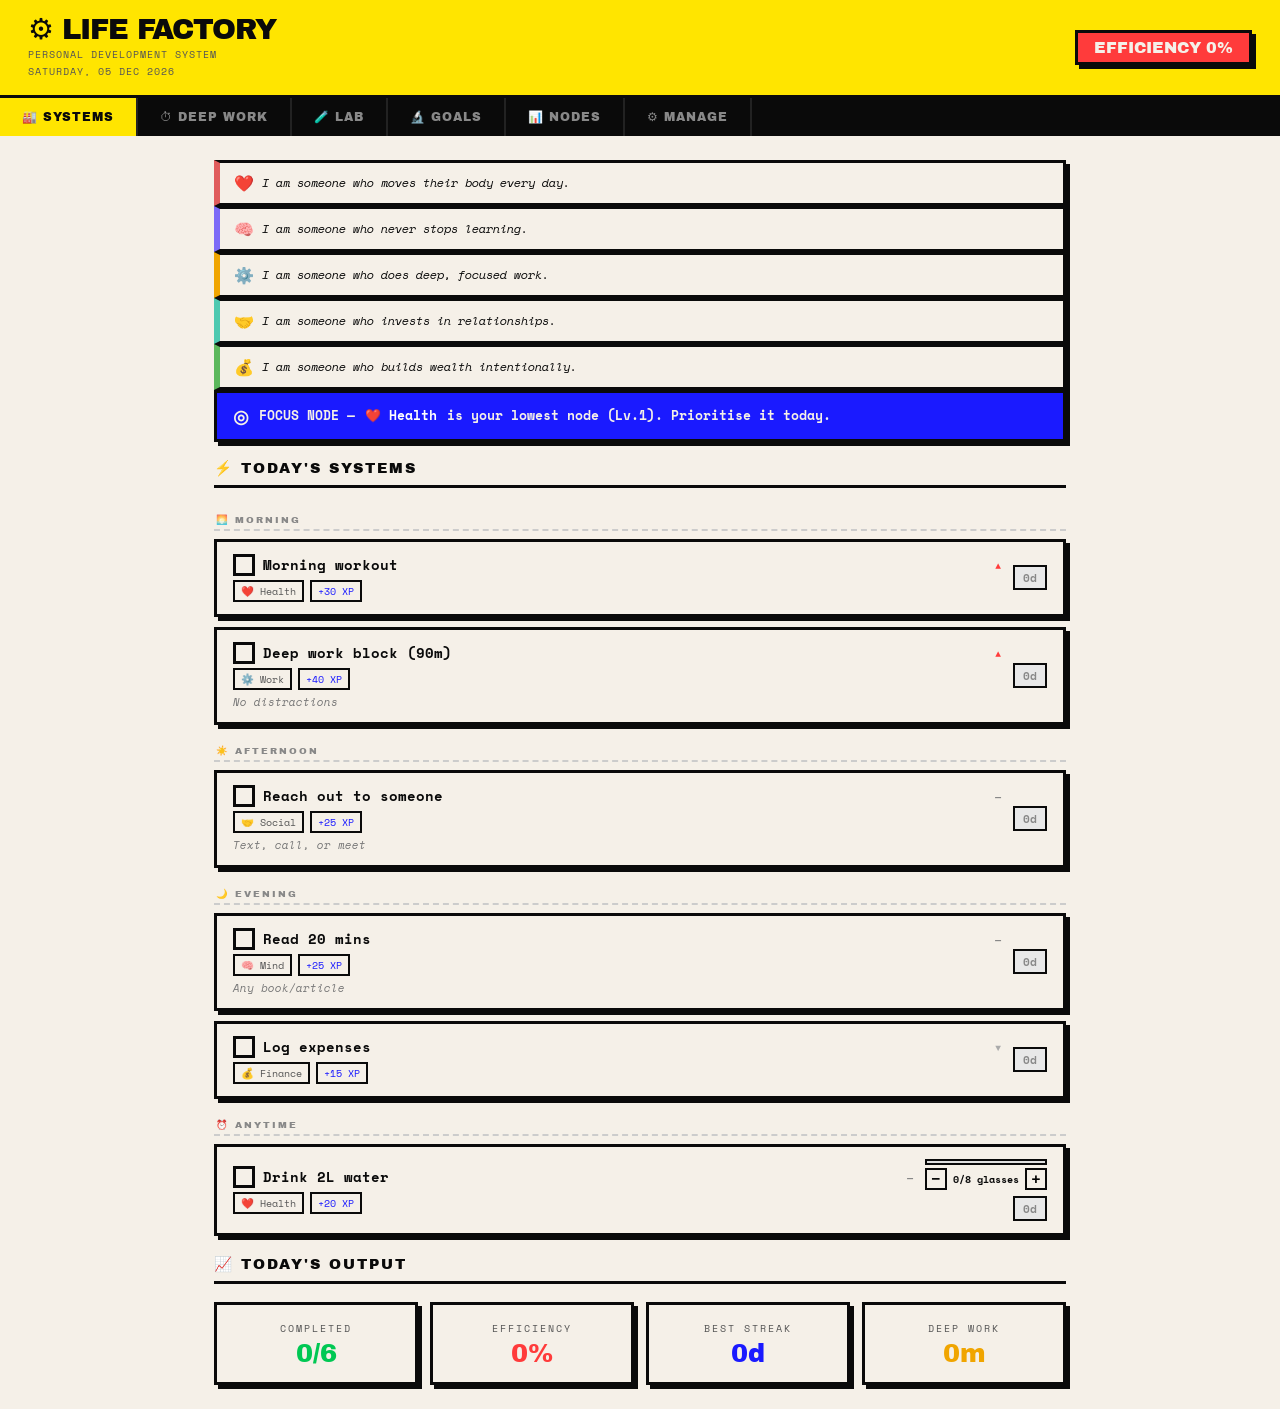
<file: index.html>
<!DOCTYPE html>
<html lang="en">
<head>
  <meta charset="UTF-8">
  <meta name="viewport" content="width=device-width, initial-scale=1.0">
  <title>⚙ LIFE FACTORY</title>
  <link href="https://fonts.googleapis.com/css2?family=Space+Mono:wght@400;700&family=Archivo+Black&display=swap" rel="stylesheet">
  <link rel="stylesheet" href="chocolate_factory.css">
</head>
<body>

  <!-- HEADER -->
  <header class="hdr">
    <div>
      <div class="hdr-title">⚙ LIFE FACTORY</div>
      <div class="hdr-sub">personal development system</div>
      <div class="hdr-sub" id="hdr-date"></div>
    </div>
    <div class="eff-badge" id="eff-badge">EFFICIENCY 0%</div>
  </header>

  <!-- TAB BAR -->
  <nav class="tabs" role="tablist">
    <button class="tab active" role="tab" data-panel="factory">🏭 Systems</button>
    <button class="tab"        role="tab" data-panel="focus">⏱ Deep Work</button>
    <button class="tab"        role="tab" data-panel="lab">🧪 Lab</button>
    <button class="tab"        role="tab" data-panel="tech">🔬 Goals</button>
    <button class="tab"        role="tab" data-panel="nodes">📊 Nodes</button>
    <button class="tab"        role="tab" data-panel="manage">⚙ Manage</button>
  </nav>

  <!-- PANEL 1: SYSTEMS -->
  <main class="panel active" id="panel-factory" role="tabpanel">
    <div id="identity-bar"></div>
    <div id="focus-node-alert"></div>
    <div class="sec">⚡ Today's Systems</div>
    <div id="habit-list"></div>
    <div class="sec" style="margin-top:20px">📈 Today's Output</div>
    <div class="sum-grid" id="summary"></div>
  </main>

  <!-- PANEL 2: DEEP WORK TIMER -->
  <section class="panel" id="panel-focus" role="tabpanel">
    <div class="sec">⏱ Deep Work Session</div>
    <p class="hint">Longer sessions earn bonus XP. No multitasking — one node, full focus.</p>

    <div class="focus-setup" id="focus-setup">
      <div class="form-row">
        <div>
          <label class="inp-label" for="focus-node">Node</label>
          <select class="inp" id="focus-node"></select>
        </div>
        <div>
          <label class="inp-label" for="focus-task">What are you working on?</label>
          <input class="inp" id="focus-task" placeholder="e.g. Write chapter 3" style="width:280px">
        </div>
      </div>
      <div class="focus-presets">
        <button class="btn btn-ghost focus-preset" data-mins="25">25 min</button>
        <button class="btn btn-ghost focus-preset" data-mins="50">50 min</button>
        <button class="btn btn-ghost focus-preset" data-mins="90">90 min</button>
        <button class="btn btn-ghost focus-preset" data-mins="120">2 hr</button>
        <input class="inp" id="focus-custom-mins" type="number" min="5" max="480" placeholder="custom min" style="width:110px">
      </div>
      <div style="margin-top:14px">
        <button class="btn btn-amber" id="btn-start-focus" style="font-size:.9rem;padding:10px 28px">▶ START SESSION</button>
      </div>
    </div>

    <div class="focus-active" id="focus-active" style="display:none">
      <div class="focus-timer-card">
        <div class="focus-node-label" id="focus-active-node"></div>
        <div class="focus-task-label" id="focus-active-task"></div>
        <div class="focus-clock" id="focus-clock">00:00</div>
        <div class="focus-xp-preview" id="focus-xp-preview"></div>
        <div style="display:flex;gap:12px;justify-content:center;margin-top:18px">
          <button class="btn btn-amber" id="btn-end-focus" style="font-size:.9rem;padding:10px 28px">✓ COMPLETE SESSION</button>
          <button class="btn btn-ghost" id="btn-abort-focus">✕ ABANDON</button>
        </div>
      </div>
    </div>

    <div class="sec" style="margin-top:28px">📋 Session History</div>
    <div id="focus-log"></div>
  </section>

  <!-- PANEL 3: LAB -->
  <section class="panel" id="panel-lab" role="tabpanel">
    <div class="sec">🧪 Experiment Lab</div>
    <p class="hint">Real progress requires trying, failing, and adjusting. Log every experiment — wins and losses.</p>

    <div class="form-row">
      <div>
        <label class="inp-label" for="lab-goal">Goal</label>
        <select class="inp" id="lab-goal" style="width:200px"></select>
      </div>
      <div style="flex:1;min-width:200px">
        <label class="inp-label" for="lab-what">What did you try?</label>
        <input class="inp" id="lab-what" placeholder="Describe the experiment…" style="width:100%">
      </div>
      <div>
        <label class="inp-label" for="lab-outcome">Outcome</label>
        <select class="inp" id="lab-outcome" style="width:130px">
          <option value="win">✅ Win</option>
          <option value="partial">⚡ Partial</option>
          <option value="fail">❌ Fail</option>
        </select>
      </div>
    </div>
    <div class="form-row" style="margin-top:4px">
      <div style="flex:1;min-width:200px">
        <label class="inp-label" for="lab-insight">Key insight / what to adjust</label>
        <input class="inp" id="lab-insight" placeholder="What did you learn?" style="width:100%">
      </div>
      <div class="form-end">
        <button class="btn btn-amber" id="btn-add-experiment">+ LOG EXPERIMENT</button>
      </div>
    </div>

    <div class="sec" style="margin-top:24px">📊 Experiment Log</div>
    <div id="lab-log"></div>
  </section>

  <!-- PANEL 4: GOALS -->
  <section class="panel" id="panel-tech" role="tabpanel">
    <div class="sec">🔬 Goal Systems</div>
    <p class="hint">Break goals into milestones. Complete milestones to earn XP and unlock next goals.</p>
    <div id="goal-list"></div>
  </section>

  <!-- PANEL 5: NODES -->
  <section class="panel" id="panel-nodes" role="tabpanel">
    <div class="sec">📊 Resource Nodes</div>
    <p class="hint">Your identity statements keep you anchored when motivation fades.</p>
    <div class="node-grid" id="node-grid"></div>
    <div class="sec" style="margin-top:22px">📅 Completion Heatmap — Last 4 Weeks</div>
    <div class="heatmap" id="heatmap"></div>
    <p class="hint" style="margin-top:5px">← 4 weeks ago · today →</p>
  </section>

  <!-- PANEL 6: MANAGE -->
  <section class="panel" id="panel-manage" role="tabpanel">

    <div class="sec">➕ Add Habit</div>
    <div class="form-row">
      <div>
        <label class="inp-label" for="h-name">Habit Name</label>
        <input class="inp" id="h-name" placeholder="e.g. Morning workout" style="width:200px">
      </div>
      <div>
        <label class="inp-label" for="h-node">Node</label>
        <select class="inp" id="h-node"></select>
      </div>
      <div>
        <label class="inp-label" for="h-time">Time of Day</label>
        <select class="inp" id="h-time" style="width:140px">
          <option value="anytime">⏰ Anytime</option>
          <option value="morning">🌅 Morning</option>
          <option value="afternoon">☀️ Afternoon</option>
          <option value="evening">🌙 Evening</option>
        </select>
      </div>
      <div>
        <label class="inp-label" for="h-priority">Priority</label>
        <select class="inp" id="h-priority" style="width:120px">
          <option value="medium">— Medium</option>
          <option value="high">▲ High</option>
          <option value="low">▼ Low</option>
        </select>
      </div>
      <div>
        <label class="inp-label" for="h-xp">XP Value</label>
        <input class="inp" id="h-xp" type="number" value="25" min="1" max="200" style="width:80px">
      </div>
    </div>
    <div class="form-row" style="margin-top:6px">
      <div style="flex:1;min-width:200px">
        <label class="inp-label" for="h-notes">Notes (optional)</label>
        <input class="inp" id="h-notes" placeholder="Extra context…" style="width:100%">
      </div>
      <div>
        <label class="inp-label" for="h-qty-target">Qty Target</label>
        <input class="inp" id="h-qty-target" type="number" min="1" placeholder="e.g. 8" style="width:90px">
      </div>
      <div>
        <label class="inp-label" for="h-qty-unit">Unit</label>
        <input class="inp" id="h-qty-unit" placeholder="glasses" style="width:100px">
      </div>
    </div>
    <div class="form-row" style="margin-top:6px;align-items:flex-start">
      <div>
        <label class="inp-label">Schedule (days active)</label>
        <div class="day-picker" id="h-days">
          <button type="button" class="day-btn active" data-day="0">SUN</button>
          <button type="button" class="day-btn active" data-day="1">MON</button>
          <button type="button" class="day-btn active" data-day="2">TUE</button>
          <button type="button" class="day-btn active" data-day="3">WED</button>
          <button type="button" class="day-btn active" data-day="4">THU</button>
          <button type="button" class="day-btn active" data-day="5">FRI</button>
          <button type="button" class="day-btn active" data-day="6">SAT</button>
        </div>
      </div>
      <div class="form-end" style="margin-left:auto">
        <button class="btn btn-amber" id="btn-add-habit">+ ADD HABIT</button>
      </div>
    </div>

    <div class="sec" style="margin-top:20px">🗑 Manage Habits</div>
    <div id="manage-habits"></div>

    <div class="sec" style="margin-top:20px">➕ Add Goal</div>
    <div class="form-row">
      <div>
        <label class="inp-label" for="g-label">Goal Label</label>
        <input class="inp" id="g-label" placeholder="e.g. Read 5 books">
      </div>
      <div>
        <label class="inp-label" for="g-node">Node</label>
        <select class="inp" id="g-node"></select>
      </div>
      <div>
        <label class="inp-label" for="g-xp">XP Cost</label>
        <input class="inp" id="g-xp" type="number" value="200" min="50" max="5000" style="width:100px">
      </div>
      <div>
        <label class="inp-label" for="g-unlocks">Unlocks (optional)</label>
        <input class="inp" id="g-unlocks" placeholder="Next goal...">
      </div>
      <div class="form-end">
        <button class="btn btn-amber" id="btn-add-goal">+ ADD</button>
      </div>
    </div>

    <div class="sec" style="margin-top:28px">🧩 Add Custom Node</div>
    <div class="form-row">
      <div>
        <label class="inp-label" for="n-label">Node Name</label>
        <input class="inp" id="n-label" placeholder="e.g. Creativity" style="width:180px">
      </div>
      <div>
        <label class="inp-label" for="n-icon">Icon (emoji)</label>
        <input class="inp" id="n-icon" placeholder="🎨" style="width:70px;text-align:center;font-size:1.2rem" maxlength="2">
      </div>
      <div>
        <label class="inp-label" for="n-color">Color</label>
        <input class="inp" id="n-color" type="color" value="#ff2d78" style="width:60px;height:42px;padding:2px;cursor:pointer">
      </div>
      <div style="flex:1;min-width:200px">
        <label class="inp-label" for="n-identity">Identity Statement</label>
        <input class="inp" id="n-identity" placeholder="I am someone who…" style="width:100%">
      </div>
      <div class="form-end">
        <button class="btn btn-amber" id="btn-add-node">+ ADD NODE</button>
      </div>
    </div>

    <div class="sec" style="margin-top:20px">🧩 Manage Nodes</div>
    <div id="manage-nodes"></div>

  </section>

  <div class="toast" id="toast" role="status" aria-live="polite"></div>

  <!--
    ═══════════════════════════════════════════════════════════
    SCRIPT LOADING ORDER — dependencies must come before dependents
    ═══════════════════════════════════════════════════════════

    Layer 1 — Foundation (no dependencies)
      constants.js      magic values used everywhere
      state.js          single source of truth
      utils/xp.js       pure XP maths
      utils/date.js     date helpers and formatters
      utils/dom.js      el(), clearAndAppend(), formField() …
      utils/ui.js       toast(), xpFloat()
      utils/stats.js    efficiency(), bottleneck() …

    Layer 2 — Components (depend on Layer 1 + state)
      components/Header.js
      components/IdentityBar.js
      components/HabitCard.js
      components/HabitList.js
      components/Summary.js
      components/FocusPanel.js
      components/LabPanel.js
      components/SubtaskList.js
      components/GoalCard.js       depends on SubtaskList
      components/GoalList.js       depends on GoalCard
      components/NodeGrid.js
      components/ManagePanel.js

    Layer 3 — Actions (mutate state then call renders)
      actions/habits.js
      actions/focus.js
      actions/lab.js
      actions/goals.js
      actions/subtasks.js
      actions/nodes.js

    Layer 4 — Entry point (wires everything together)
      main.js
    ═══════════════════════════════════════════════════════════
  -->

  <!-- Layer 1: Foundation -->
  <script src="js/constants.js"></script>
  <script src="js/state.js"></script>
  <script src="js/utils/xp.js"></script>
  <script src="js/utils/date.js"></script>
  <script src="js/utils/dom.js"></script>
  <script src="js/utils/ui.js"></script>
  <script src="js/utils/stats.js"></script>

  <!-- Layer 2: Components -->
  <script src="js/components/Header.js"></script>
  <script src="js/components/IdentityBar.js"></script>
  <script src="js/components/HabitCard.js"></script>
  <script src="js/components/HabitList.js"></script>
  <script src="js/components/Summary.js"></script>
  <script src="js/components/FocusPanel.js"></script>
  <script src="js/components/LabPanel.js"></script>
  <script src="js/components/SubtaskList.js"></script>
  <script src="js/components/GoalCard.js"></script>
  <script src="js/components/GoalList.js"></script>
  <script src="js/components/NodeGrid.js"></script>
  <script src="js/components/ManagePanel.js"></script>

  <!-- Layer 3: Actions -->
  <script src="js/actions/habits.js"></script>
  <script src="js/actions/focus.js"></script>
  <script src="js/actions/lab.js"></script>
  <script src="js/actions/goals.js"></script>
  <script src="js/actions/subtasks.js"></script>
  <script src="js/actions/nodes.js"></script>

  <!-- Layer 4: Entry point -->
  <script src="js/main.js"></script>

</body>
</html>
</file>
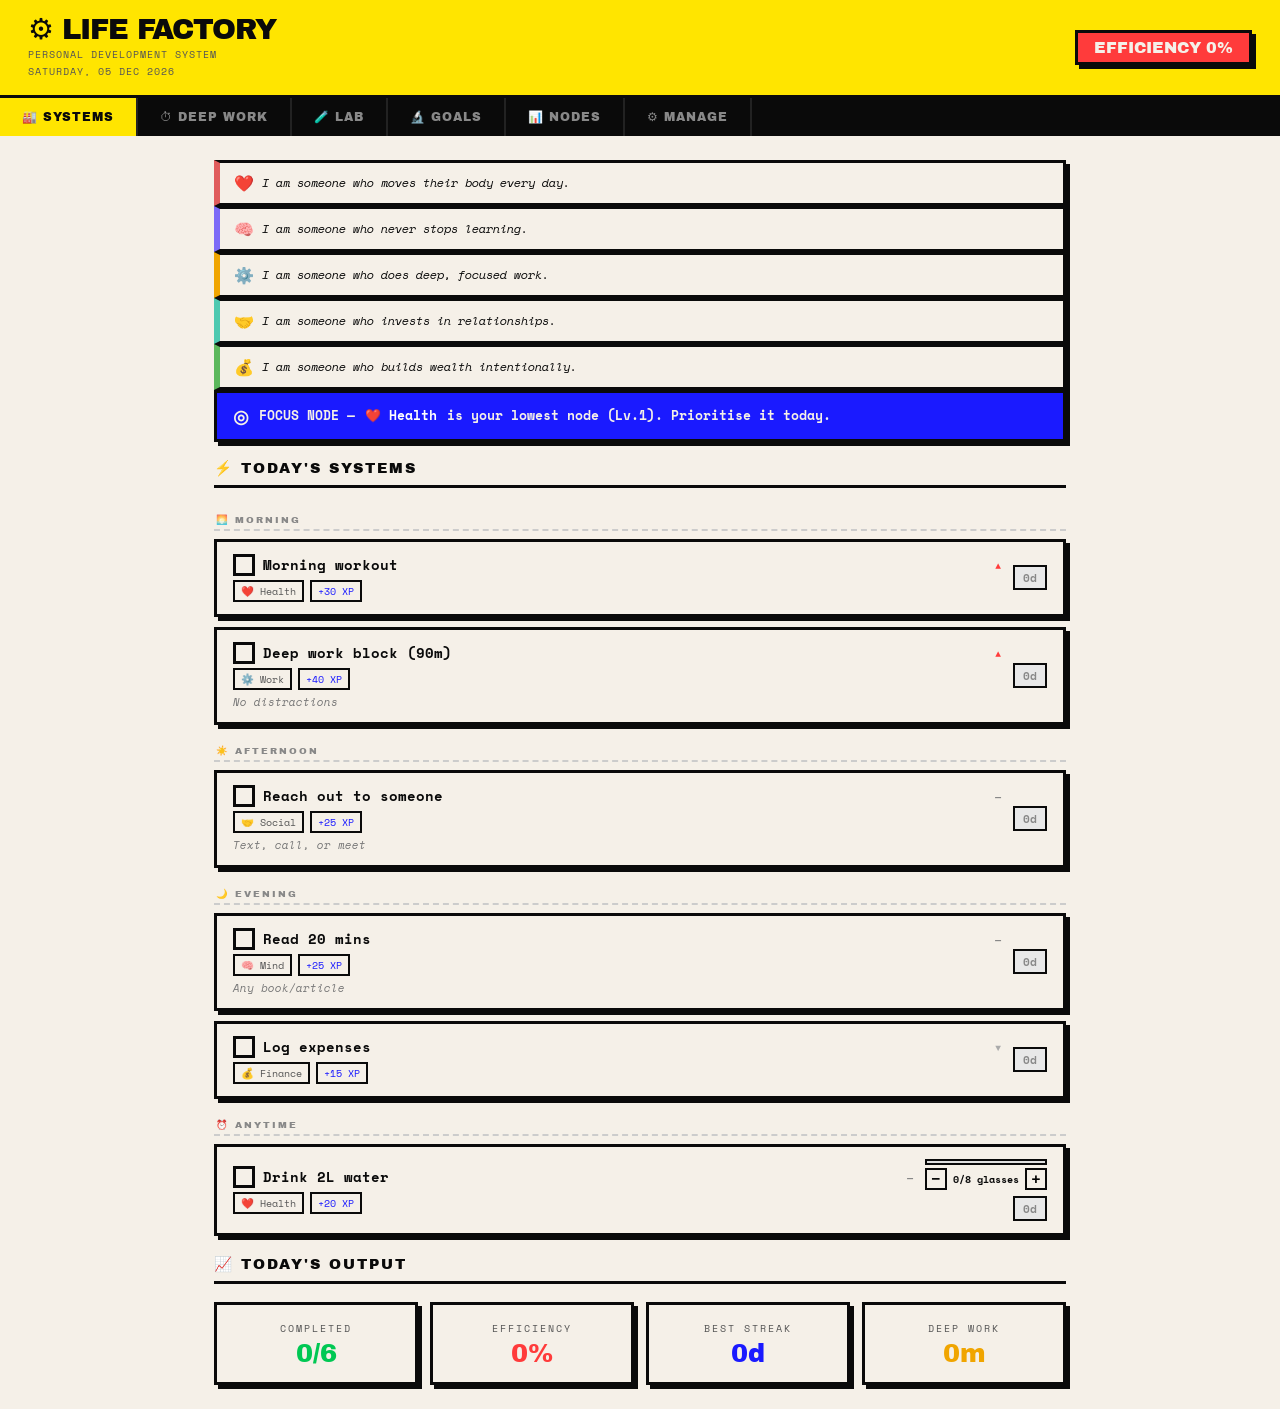
<file: chocolate_factory/index.html>
<!DOCTYPE html>
<html lang="en">
<head>
  <meta charset="UTF-8">
  <meta name="viewport" content="width=device-width, initial-scale=1.0">
  <title>⚙ LIFE FACTORY</title>
  <link href="https://fonts.googleapis.com/css2?family=Space+Mono:wght@400;700&family=Archivo+Black&display=swap" rel="stylesheet">
  <link rel="stylesheet" href="chocolate_factory.css">
</head>
<body>

  <!-- HEADER -->
  <header class="hdr">
    <div>
      <div class="hdr-title">⚙ LIFE FACTORY</div>
      <div class="hdr-sub">personal development system</div>
      <div class="hdr-sub" id="hdr-date"></div>
    </div>
    <div class="eff-badge" id="eff-badge">EFFICIENCY 0%</div>
  </header>

  <!-- TAB BAR -->
  <nav class="tabs" role="tablist">
    <button class="tab active" role="tab" data-panel="factory">🏭 Systems</button>
    <button class="tab"        role="tab" data-panel="focus">⏱ Deep Work</button>
    <button class="tab"        role="tab" data-panel="lab">🧪 Lab</button>
    <button class="tab"        role="tab" data-panel="tech">🔬 Goals</button>
    <button class="tab"        role="tab" data-panel="nodes">📊 Nodes</button>
    <button class="tab"        role="tab" data-panel="manage">⚙ Manage</button>
  </nav>

  <!-- PANEL 1: SYSTEMS (Factory Floor) -->
  <main class="panel active" id="panel-factory" role="tabpanel">
    <div id="identity-bar"></div>
    <div id="focus-node-alert"></div>
    <div class="sec">⚡ Today's Systems</div>
    <div id="habit-list"></div>
    <div class="sec" style="margin-top:20px">📈 Today's Output</div>
    <div class="sum-grid" id="summary"></div>
  </main>

  <!-- PANEL 2: DEEP WORK TIMER -->
  <section class="panel" id="panel-focus" role="tabpanel">
    <div class="sec">⏱ Deep Work Session</div>
    <p class="hint">Longer sessions earn bonus XP. No multitasking — one node, full focus.</p>

    <div class="focus-setup" id="focus-setup">
      <div class="form-row">
        <div>
          <label class="inp-label" for="focus-node">Node</label>
          <select class="inp" id="focus-node"></select>
        </div>
        <div>
          <label class="inp-label" for="focus-task">What are you working on?</label>
          <input class="inp" id="focus-task" placeholder="e.g. Write chapter 3" style="width:280px">
        </div>
      </div>
      <div class="focus-presets">
        <button class="btn btn-ghost focus-preset" data-mins="25">25 min</button>
        <button class="btn btn-ghost focus-preset" data-mins="50">50 min</button>
        <button class="btn btn-ghost focus-preset" data-mins="90">90 min</button>
        <button class="btn btn-ghost focus-preset" data-mins="120">2 hr</button>
        <input class="inp" id="focus-custom-mins" type="number" min="5" max="480" placeholder="custom min" style="width:110px">
      </div>
      <div style="margin-top:14px">
        <button class="btn btn-amber" id="btn-start-focus" style="font-size:.9rem;padding:10px 28px">▶ START SESSION</button>
      </div>
    </div>

    <div class="focus-active" id="focus-active" style="display:none">
      <div class="focus-timer-card">
        <div class="focus-node-label" id="focus-active-node"></div>
        <div class="focus-task-label" id="focus-active-task"></div>
        <div class="focus-clock" id="focus-clock">00:00</div>
        <div class="focus-xp-preview" id="focus-xp-preview"></div>
        <div style="display:flex;gap:12px;justify-content:center;margin-top:18px">
          <button class="btn btn-amber" id="btn-end-focus" style="font-size:.9rem;padding:10px 28px">✓ COMPLETE SESSION</button>
          <button class="btn btn-ghost" id="btn-abort-focus">✕ ABANDON</button>
        </div>
      </div>
    </div>

    <div class="sec" style="margin-top:28px">📋 Session History</div>
    <div id="focus-log"></div>
  </section>

  <!-- PANEL 3: LAB (experiment log) -->
  <section class="panel" id="panel-lab" role="tabpanel">
    <div class="sec">🧪 Experiment Lab</div>
    <p class="hint">Real progress requires trying, failing, and adjusting. Log every experiment — wins and losses.</p>

    <div class="form-row">
      <div>
        <label class="inp-label" for="lab-goal">Goal</label>
        <select class="inp" id="lab-goal" style="width:200px"></select>
      </div>
      <div style="flex:1;min-width:200px">
        <label class="inp-label" for="lab-what">What did you try?</label>
        <input class="inp" id="lab-what" placeholder="Describe the experiment…" style="width:100%">
      </div>
      <div>
        <label class="inp-label" for="lab-outcome">Outcome</label>
        <select class="inp" id="lab-outcome" style="width:130px">
          <option value="win">✅ Win</option>
          <option value="partial">⚡ Partial</option>
          <option value="fail">❌ Fail</option>
        </select>
      </div>
    </div>
    <div class="form-row" style="margin-top:4px">
      <div style="flex:1;min-width:200px">
        <label class="inp-label" for="lab-insight">Key insight / what to adjust</label>
        <input class="inp" id="lab-insight" placeholder="What did you learn?" style="width:100%">
      </div>
      <div class="form-end">
        <button class="btn btn-amber" id="btn-add-experiment">+ LOG EXPERIMENT</button>
      </div>
    </div>

    <div class="sec" style="margin-top:24px">📊 Experiment Log</div>
    <div id="lab-log"></div>
  </section>

  <!-- PANEL 4: TECH TREE / GOALS -->
  <section class="panel" id="panel-tech" role="tabpanel">
    <div class="sec">🔬 Goal Systems</div>
    <p class="hint">Break goals into milestones. Complete milestones to earn XP and unlock next goals.</p>
    <div id="goal-list"></div>
  </section>

  <!-- PANEL 5: RESOURCE NODES -->
  <section class="panel" id="panel-nodes" role="tabpanel">
    <div class="sec">📊 Resource Nodes</div>
    <p class="hint">Your identity statements keep you anchored when motivation fades.</p>
    <div class="node-grid" id="node-grid"></div>
    <div class="sec" style="margin-top:22px">📅 Completion Heatmap — Last 4 Weeks</div>
    <div class="heatmap" id="heatmap"></div>
    <p class="hint" style="margin-top:5px">← 4 weeks ago · today →</p>
  </section>

  <!-- PANEL 6: MANAGE -->
  <section class="panel" id="panel-manage" role="tabpanel">

    <div class="sec">➕ Add Habit</div>
    <div class="form-row">
      <div>
        <label class="inp-label" for="h-name">Habit Name</label>
        <input class="inp" id="h-name" placeholder="e.g. Morning workout" style="width:200px">
      </div>
      <div>
        <label class="inp-label" for="h-node">Node</label>
        <select class="inp" id="h-node"></select>
      </div>
      <div>
        <label class="inp-label" for="h-time">Time of Day</label>
        <select class="inp" id="h-time" style="width:140px">
          <option value="anytime">⏰ Anytime</option>
          <option value="morning">🌅 Morning</option>
          <option value="afternoon">☀️ Afternoon</option>
          <option value="evening">🌙 Evening</option>
        </select>
      </div>
      <div>
        <label class="inp-label" for="h-priority">Priority</label>
        <select class="inp" id="h-priority" style="width:120px">
          <option value="medium">— Medium</option>
          <option value="high">▲ High</option>
          <option value="low">▼ Low</option>
        </select>
      </div>
      <div>
        <label class="inp-label" for="h-xp">XP Value</label>
        <input class="inp" id="h-xp" type="number" value="25" min="1" max="200" style="width:80px">
      </div>
    </div>
    <div class="form-row" style="margin-top:6px">
      <div style="flex:1;min-width:200px">
        <label class="inp-label" for="h-notes">Notes (optional)</label>
        <input class="inp" id="h-notes" placeholder="Extra context…" style="width:100%">
      </div>
      <div>
        <label class="inp-label" for="h-qty-target">Qty Target</label>
        <input class="inp" id="h-qty-target" type="number" min="1" placeholder="e.g. 8" style="width:90px">
      </div>
      <div>
        <label class="inp-label" for="h-qty-unit">Unit</label>
        <input class="inp" id="h-qty-unit" placeholder="glasses" style="width:100px">
      </div>
    </div>
    <div class="form-row" style="margin-top:6px;align-items:flex-start">
      <div>
        <label class="inp-label">Schedule (days active)</label>
        <div class="day-picker" id="h-days">
          <button type="button" class="day-btn active" data-day="0">SUN</button>
          <button type="button" class="day-btn active" data-day="1">MON</button>
          <button type="button" class="day-btn active" data-day="2">TUE</button>
          <button type="button" class="day-btn active" data-day="3">WED</button>
          <button type="button" class="day-btn active" data-day="4">THU</button>
          <button type="button" class="day-btn active" data-day="5">FRI</button>
          <button type="button" class="day-btn active" data-day="6">SAT</button>
        </div>
      </div>
      <div class="form-end" style="margin-left:auto">
        <button class="btn btn-amber" id="btn-add-habit">+ ADD HABIT</button>
      </div>
    </div>

    <div class="sec" style="margin-top:20px">🗑 Manage Habits</div>
    <div id="manage-habits"></div>

    <div class="sec" style="margin-top:20px">➕ Add Goal</div>
    <div class="form-row">
      <div>
        <label class="inp-label" for="g-label">Goal Label</label>
        <input class="inp" id="g-label" placeholder="e.g. Read 5 books">
      </div>
      <div>
        <label class="inp-label" for="g-node">Node</label>
        <select class="inp" id="g-node"></select>
      </div>
      <div>
        <label class="inp-label" for="g-xp">XP Cost</label>
        <input class="inp" id="g-xp" type="number" value="200" min="50" max="5000" style="width:100px">
      </div>
      <div>
        <label class="inp-label" for="g-unlocks">Unlocks (optional)</label>
        <input class="inp" id="g-unlocks" placeholder="Next goal...">
      </div>
      <div class="form-end">
        <button class="btn btn-amber" id="btn-add-goal">+ ADD</button>
      </div>
    </div>

    <div class="sec" style="margin-top:28px">🧩 Add Custom Node</div>
    <div class="form-row">
      <div>
        <label class="inp-label" for="n-label">Node Name</label>
        <input class="inp" id="n-label" placeholder="e.g. Creativity" style="width:180px">
      </div>
      <div>
        <label class="inp-label" for="n-icon">Icon (emoji)</label>
        <input class="inp" id="n-icon" placeholder="🎨" style="width:70px;text-align:center;font-size:1.2rem" maxlength="2">
      </div>
      <div>
        <label class="inp-label" for="n-color">Color</label>
        <input class="inp" id="n-color" type="color" value="#ff2d78" style="width:60px;height:42px;padding:2px;cursor:pointer">
      </div>
      <div style="flex:1;min-width:200px">
        <label class="inp-label" for="n-identity">Identity Statement</label>
        <input class="inp" id="n-identity" placeholder="I am someone who…" style="width:100%">
      </div>
      <div class="form-end">
        <button class="btn btn-amber" id="btn-add-node">+ ADD NODE</button>
      </div>
    </div>

    <div class="sec" style="margin-top:20px">🧩 Manage Nodes</div>
    <div id="manage-nodes"></div>

  </section>

  <div class="toast" id="toast" role="status" aria-live="polite"></div>
  <script src="chocolate_factory.js"></script>
</body>
</html>
</file>
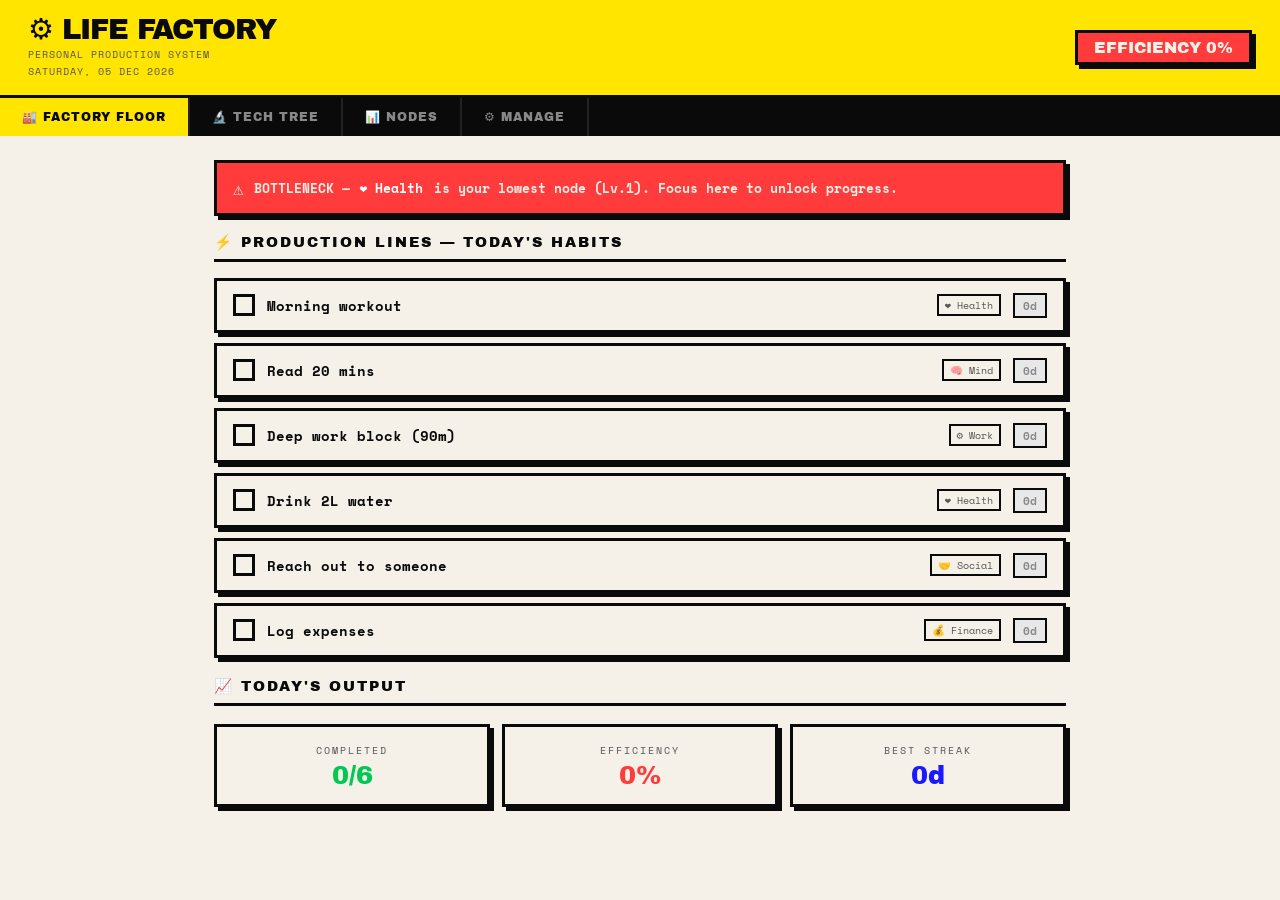
<file: life_factory.html>
<!doctype html>
<html lang="en">
    <!--
  ============================================================
  LIFE FACTORY
  A neo-brutalist productivity tracker inspired by factory
  management games. Track habits, goals, and life nodes.
  ============================================================
  Structure:
    1. <head>   — meta, fonts, CSS variables, component styles
    2. <body>   — header, tabs, four panels, toast
    3. <script> — all application logic (see script comments)
  ============================================================
-->

    <head>
        <meta charset="UTF-8" />
        <meta name="viewport" content="width=device-width, initial-scale=1.0" />
        <title>⚙ LIFE FACTORY</title>

        <!-- Fonts: Archivo Black (headings) + Space Mono (body/mono) -->
        <link
            href="https://fonts.googleapis.com/css2?family=Space+Mono:wght@400;700&family=Archivo+Black&display=swap"
            rel="stylesheet"
        />

        <style>
            /* ==========================================================================
       DESIGN TOKENS
       Neo-brutalist palette: cream background, hard black borders,
       flat accent colors, no border-radius, no gradients, no blur.
    ========================================================================== */
            :root {
                --black: #0a0a0a;
                --white: #f5f0e8;
                --yellow: #ffe500;
                --red: #ff3b3b;
                --blue: #1a1aff;
                --green: #00c853;
                --pink: #ff2d78;
                --shadow: 4px 4px 0 var(--black);
                --shadow-lg: 6px 6px 0 var(--black);
            }

            /* ==========================================================================
       RESET & BASE
    ========================================================================== */
            * {
                box-sizing: border-box;
                margin: 0;
                padding: 0;
            }

            body {
                background: var(--white);
                color: var(--black);
                font-family: "Space Mono", monospace;
                min-height: 100vh;
                /* Crosshair cursor reinforces the brutalist, utilitarian aesthetic */
                cursor:
                    url("data:image/svg+xml,%3Csvg xmlns='http://www.w3.org/2000/svg' width='20' height='20'%3E%3Ccircle cx='10' cy='10' r='4' fill='%230a0a0a'/%3E%3C/svg%3E")
                        10 10,
                    crosshair;
            }

            ::-webkit-scrollbar {
                width: 8px;
            }
            ::-webkit-scrollbar-track {
                background: var(--white);
                border-left: 2px solid var(--black);
            }
            ::-webkit-scrollbar-thumb {
                background: var(--black);
            }

            /* ==========================================================================
       HEADER
       Sticky yellow bar with the app title and live efficiency badge.
    ========================================================================== */
            .hdr {
                background: var(--yellow);
                border-bottom: 3px solid var(--black);
                padding: 16px 28px;
                display: flex;
                align-items: center;
                gap: 16px;
                position: sticky;
                top: 0;
                z-index: 100;
            }

            .hdr-title {
                font-family: "Archivo Black", sans-serif;
                font-size: 1.8rem;
                color: var(--black);
                letter-spacing: -1px;
                text-transform: uppercase;
                line-height: 1;
            }

            .hdr-sub {
                font-size: 0.62rem;
                color: #555;
                letter-spacing: 1px;
                text-transform: uppercase;
                margin-top: 2px;
            }

            /* Dynamically colored via JS based on efficiency score */
            .eff-badge {
                margin-left: auto;
                font-family: "Archivo Black", sans-serif;
                font-size: 1rem;
                padding: 6px 16px;
                border: 3px solid var(--black);
                box-shadow: var(--shadow);
                background: var(--white);
                white-space: nowrap;
                text-transform: uppercase;
            }

            /* ==========================================================================
       TABS
       Black tab bar; active tab flips to yellow.
    ========================================================================== */
            .tabs {
                display: flex;
                background: var(--black);
                overflow-x: auto;
            }

            .tab {
                padding: 12px 22px;
                font-family: "Archivo Black", sans-serif;
                font-size: 0.75rem;
                letter-spacing: 1px;
                text-transform: uppercase;
                cursor: pointer;
                border: none;
                background: none;
                color: #888;
                border-right: 2px solid #222;
                transition:
                    background 0.1s,
                    color 0.1s;
                white-space: nowrap;
                outline: none;
            }

            .tab:hover {
                background: #1a1a1a;
                color: var(--white);
            }
            .tab.active {
                background: var(--yellow);
                color: var(--black);
            }

            /* ==========================================================================
       PANELS
       Only the active panel is shown; each is max-width constrained.
    ========================================================================== */
            .panel {
                display: none;
                padding: 24px;
                max-width: 900px;
                margin: 0 auto;
            }
            .panel.active {
                display: block;
            }

            /* ==========================================================================
       SECTION TITLES
       Bold uppercase heading with a thick bottom border.
    ========================================================================== */
            .sec {
                font-family: "Archivo Black", sans-serif;
                font-size: 0.9rem;
                letter-spacing: 2px;
                text-transform: uppercase;
                margin-bottom: 16px;
                padding-bottom: 8px;
                border-bottom: 3px solid var(--black);
                display: flex;
                align-items: center;
                gap: 8px;
            }

            /* ==========================================================================
       BOTTLENECK ALERT
       Red banner shown on Factory Floor when a node is lagging behind.
    ========================================================================== */
            .bn {
                background: var(--red);
                border: 3px solid var(--black);
                box-shadow: var(--shadow);
                padding: 12px 16px;
                margin-bottom: 18px;
                display: flex;
                align-items: center;
                gap: 10px;
                font-size: 0.82rem;
                font-weight: 700;
                color: var(--white);
            }

            @keyframes pulse {
                0%,
                100% {
                    opacity: 1;
                }
                50% {
                    opacity: 0.6;
                }
            }
            .pulse {
                animation: pulse 1.5s ease-in-out infinite;
                font-size: 1.1rem;
            }

            /* ==========================================================================
       HABIT CARDS
       Clickable cards that toggle daily completion.
       Hard shadow lifts on hover; presses in on active.
    ========================================================================== */
            .habit {
                background: var(--white);
                border: 3px solid var(--black);
                box-shadow: var(--shadow);
                padding: 12px 16px;
                display: flex;
                align-items: center;
                gap: 12px;
                cursor: pointer;
                user-select: none;
                margin-bottom: 10px;
                transition:
                    transform 0.1s,
                    box-shadow 0.1s;
            }

            .habit:hover {
                transform: translate(-2px, -2px);
                box-shadow: var(--shadow-lg);
            }
            .habit:active {
                transform: translate(2px, 2px);
                box-shadow: none;
            }

            .habit.done {
                background: #e8e8e8;
            }
            .habit.done .hname {
                text-decoration: line-through;
                color: #888;
            }

            .hcheck {
                width: 22px;
                height: 22px;
                border: 3px solid var(--black);
                flex-shrink: 0;
                display: flex;
                align-items: center;
                justify-content: center;
                font-size: 0.8rem;
                font-weight: 700;
                background: var(--white);
                transition: background 0.1s;
            }

            .habit.done .hcheck {
                background: var(--black);
                color: var(--yellow);
            }

            .hname {
                font-size: 0.9rem;
                flex: 1;
                font-weight: 700;
            }

            .htag {
                font-size: 0.65rem;
                color: #555;
                white-space: nowrap;
                border: 2px solid var(--black);
                padding: 1px 6px;
                background: var(--white);
            }

            .hstreak {
                font-size: 0.7rem;
                font-weight: 700;
                padding: 2px 8px;
                border: 2px solid var(--black);
                background: var(--yellow);
            }

            /* Zero-streak variant: muted grey */
            .hstreak.z {
                background: #e8e8e8;
                color: #888;
            }

            /* ==========================================================================
       SUMMARY STAT CARDS (Factory Floor)
    ========================================================================== */
            .sum-grid {
                display: grid;
                grid-template-columns: repeat(3, 1fr);
                gap: 12px;
                margin-top: 18px;
            }

            .sum-card {
                background: var(--white);
                border: 3px solid var(--black);
                box-shadow: var(--shadow);
                padding: 16px;
                text-align: center;
            }

            .sum-lbl {
                font-size: 0.6rem;
                color: #555;
                letter-spacing: 2px;
                text-transform: uppercase;
                margin-bottom: 6px;
            }

            .sum-val {
                font-family: "Archivo Black", sans-serif;
                font-size: 1.6rem;
                line-height: 1;
            }

            /* ==========================================================================
       GOAL CARDS (Tech Tree)
       Left-border color is driven by --c (the node color) set inline.
    ========================================================================== */
            .goal {
                background: var(--white);
                border: 3px solid var(--black);
                box-shadow: var(--shadow-lg);
                overflow: hidden;
                margin-bottom: 16px;
            }

            .goal-head {
                padding: 16px;
                border-left: 8px solid var(--c, var(--black));
            }

            .goal-title {
                font-family: "Archivo Black", sans-serif;
                font-size: 1rem;
                margin-bottom: 4px;
            }

            .goal-meta {
                font-size: 0.65rem;
                color: #555;
                text-transform: uppercase;
                letter-spacing: 1px;
            }

            .goal-unlocks {
                color: var(--blue);
                font-size: 0.72rem;
                margin-top: 4px;
                font-weight: 700;
            }

            /* XP / milestone progress bars */
            .pbar {
                height: 8px;
                background: #e0e0e0;
                border: 2px solid var(--black);
                margin-top: 8px;
            }
            .pfill {
                height: 100%;
                transition: width 0.4s;
            }

            .goal-btns {
                display: flex;
                gap: 8px;
                align-items: center;
                margin-top: 12px;
                flex-wrap: wrap;
            }

            /* ==========================================================================
       BUTTONS
       Hard shadow, physical press animation, no border-radius.
    ========================================================================== */
            .btn {
                padding: 6px 14px;
                font-family: "Archivo Black", sans-serif;
                font-size: 0.72rem;
                letter-spacing: 1px;
                text-transform: uppercase;
                cursor: pointer;
                border: 3px solid var(--black);
                box-shadow: var(--shadow);
                transition:
                    transform 0.1s,
                    box-shadow 0.1s;
                outline: none;
                background: var(--white);
            }

            .btn:hover {
                transform: translate(-2px, -2px);
                box-shadow: var(--shadow-lg);
            }
            .btn:active {
                transform: translate(2px, 2px);
                box-shadow: none;
            }

            .btn-amber {
                background: var(--yellow);
                color: var(--black);
            }
            .btn-green {
                background: var(--green);
                color: var(--black);
                cursor: default;
            }
            .btn-green:hover {
                transform: none;
                box-shadow: var(--shadow);
            }
            .btn-ghost {
                background: var(--white);
                color: var(--black);
            }

            /* ==========================================================================
       SUBTASK LIST (inside goal cards)
    ========================================================================== */
            .subs {
                border-top: 3px solid var(--black);
                background: #f0ebe0;
                padding: 10px 0 12px;
            }

            .st {
                display: flex;
                align-items: center;
                gap: 10px;
                padding: 8px 16px 8px 32px;
                cursor: pointer;
                user-select: none;
                transition: background 0.1s;
                border-bottom: 1px dashed #ccc;
            }

            .st:last-of-type {
                border-bottom: none;
            }
            .st:hover {
                background: #e8e3d8;
            }
            .st.done {
                background: #e0ddd5;
            }
            .st.done .st-lbl {
                text-decoration: line-through;
                color: #888;
            }

            .st-check {
                width: 16px;
                height: 16px;
                flex-shrink: 0;
                border: 2.5px solid var(--black);
                display: flex;
                align-items: center;
                justify-content: center;
                font-size: 0.65rem;
                font-weight: 900;
                background: var(--white);
                transition: background 0.1s;
            }

            .st.done .st-check {
                background: var(--black);
                color: var(--yellow);
            }

            .st-lbl {
                font-size: 0.84rem;
                flex: 1;
            }

            .st-del {
                background: none;
                border: 2px solid transparent;
                color: #aaa;
                cursor: pointer;
                font-size: 0.8rem;
                padding: 2px 6px;
                transition: all 0.1s;
                font-weight: 700;
            }

            .st-del:hover {
                border-color: var(--red);
                color: var(--red);
            }

            /* Inline "add milestone" row */
            .st-add {
                display: flex;
                gap: 8px;
                align-items: center;
                padding: 10px 16px 4px 32px;
            }

            .st-input {
                flex: 1;
                background: var(--white);
                border: 3px solid var(--black);
                padding: 6px 10px;
                font-family: "Space Mono", monospace;
                font-size: 0.82rem;
                outline: none;
            }

            .st-input:focus {
                outline: 3px solid var(--blue);
                outline-offset: -3px;
            }

            /* ==========================================================================
       RESOURCE NODE CARDS
       Top border color driven by --c (node color) set inline.
    ========================================================================== */
            .node-grid {
                display: grid;
                grid-template-columns: repeat(auto-fill, minmax(175px, 1fr));
                gap: 14px;
            }

            .node-card {
                background: var(--white);
                border: 3px solid var(--black);
                box-shadow: var(--shadow);
                padding: 16px;
                position: relative;
                border-top: 8px solid var(--c);
            }

            .node-lbl {
                font-size: 0.6rem;
                color: #555;
                letter-spacing: 2px;
                text-transform: uppercase;
                margin-bottom: 4px;
            }

            .node-level {
                font-family: "Archivo Black", sans-serif;
                font-size: 1.5rem;
                color: var(--black);
            }

            /* XP progress bar */
            .xp-bg {
                height: 8px;
                background: #e0e0e0;
                border: 2px solid var(--black);
                margin-top: 8px;
            }
            .xp-fill {
                height: 100%;
                background: var(--c);
                transition: width 0.5s;
            }
            .xp-txt {
                font-size: 0.62rem;
                color: #555;
                margin-top: 4px;
            }

            /* ==========================================================================
       HEATMAP (Nodes panel)
       28-cell grid showing the last 4 weeks of habit completion density.
    ========================================================================== */
            .heatmap {
                display: grid;
                grid-template-columns: repeat(28, 1fr);
                gap: 3px;
                margin-top: 8px;
            }
            .hm-cell {
                height: 20px;
                border: 1.5px solid var(--black);
            }

            /* ==========================================================================
       MANAGE PANEL — FORM INPUTS
    ========================================================================== */
            .form-row {
                display: flex;
                gap: 10px;
                flex-wrap: wrap;
                align-items: flex-end;
                margin-bottom: 8px;
            }

            .inp {
                background: var(--white);
                border: 3px solid var(--black);
                padding: 8px 12px;
                font-family: "Space Mono", monospace;
                font-size: 0.85rem;
                color: var(--black);
                outline: none;
            }

            .inp:focus {
                outline: 3px solid var(--blue);
                outline-offset: -3px;
            }

            .inp-label {
                font-family: "Archivo Black", sans-serif;
                font-size: 0.65rem;
                letter-spacing: 1px;
                text-transform: uppercase;
                display: block;
                margin-bottom: 4px;
            }

            /* Habit/node rows in the manage list */
            .manage-row {
                display: flex;
                align-items: center;
                gap: 10px;
                padding: 10px 16px;
                background: var(--white);
                border: 3px solid var(--black);
                border-left: 8px solid var(--c, var(--black));
                box-shadow: var(--shadow);
                margin-bottom: 8px;
            }

            select.inp option {
                background: var(--white);
                color: var(--black);
            }

            /* ==========================================================================
       XP FLOAT ANIMATION
       Spawned at click position when XP is awarded.
    ========================================================================== */
            @keyframes xpfloat {
                0% {
                    opacity: 1;
                    transform: translateY(0) scale(1.2);
                }
                100% {
                    opacity: 0;
                    transform: translateY(-55px) scale(0.9);
                }
            }

            .xp-float {
                position: fixed;
                pointer-events: none;
                z-index: 9998;
                font-family: "Archivo Black", sans-serif;
                font-size: 0.9rem;
                color: var(--black);
                background: var(--yellow);
                border: 3px solid var(--black);
                padding: 3px 10px;
                animation: xpfloat 1s ease-out forwards;
            }

            /* ==========================================================================
       TOAST NOTIFICATION
       Appears bottom-right; color is set dynamically via JS.
    ========================================================================== */
            .toast {
                position: fixed;
                bottom: 24px;
                right: 24px;
                background: var(--black);
                border: 3px solid var(--yellow);
                box-shadow: var(--shadow-lg);
                padding: 10px 18px;
                font-family: "Archivo Black", sans-serif;
                font-size: 0.8rem;
                color: var(--yellow);
                z-index: 9997;
                opacity: 0;
                transition: opacity 0.25s;
                pointer-events: none;
                text-transform: uppercase;
                letter-spacing: 1px;
            }

            .toast.show {
                opacity: 1;
            }
        </style>
    </head>

    <body>
        <!-- ======================================================================
       HEADER
       Sticky bar: app title, date, live efficiency badge.
  ====================================================================== -->
        <header class="hdr">
            <div>
                <div class="hdr-title">⚙ LIFE FACTORY</div>
                <div class="hdr-sub">personal production system</div>
                <div class="hdr-sub" id="hdr-date"></div>
            </div>
            <div class="eff-badge" id="eff-badge">EFFICIENCY 0%</div>
        </header>

        <!-- ======================================================================
       TAB BAR
       Switches between the four main panels.
  ====================================================================== -->
        <nav class="tabs" role="tablist">
            <button
                class="tab active"
                role="tab"
                onclick="switchTab('factory')"
            >
                🏭 Factory Floor
            </button>
            <button class="tab" role="tab" onclick="switchTab('tech')">
                🔬 Tech Tree
            </button>
            <button class="tab" role="tab" onclick="switchTab('nodes')">
                📊 Nodes
            </button>
            <button class="tab" role="tab" onclick="switchTab('manage')">
                ⚙ Manage
            </button>
        </nav>

        <!-- ======================================================================
       PANEL 1 — FACTORY FLOOR
       Daily habit checklist, bottleneck alert, and today's summary stats.
  ====================================================================== -->
        <main class="panel active" id="panel-factory" role="tabpanel">
            <!-- Bottleneck alert (rendered by JS) -->
            <div id="bn-alert"></div>

            <div class="sec">⚡ Production Lines — Today's Habits</div>
            <!-- Habit cards (rendered by JS) -->
            <div id="habit-list"></div>

            <div class="sec" style="margin-top: 20px">📈 Today's Output</div>
            <!-- Summary stat cards (rendered by JS) -->
            <div class="sum-grid" id="summary"></div>
        </main>

        <!-- ======================================================================
       PANEL 2 — TECH TREE
       Goal cards with XP gates, milestone sub-lists, and inline editing.
  ====================================================================== -->
        <section class="panel" id="panel-tech" role="tabpanel">
            <div class="sec">🔬 Tech Tree — Life Goals</div>
            <p
                style="
                    font-family: &quot;Space Mono&quot;, monospace;
                    font-size: 0.73rem;
                    color: #555;
                    margin-bottom: 16px;
                "
            >
                Break goals into milestones. Complete milestones to earn XP and
                unlock goals.
            </p>
            <!-- Goal cards (rendered by JS) -->
            <div id="goal-list"></div>
        </section>

        <!-- ======================================================================
       PANEL 3 — RESOURCE NODES
       Node level cards and 4-week completion heatmap.
  ====================================================================== -->
        <section class="panel" id="panel-nodes" role="tabpanel">
            <div class="sec">📊 Resource Nodes</div>
            <!-- Node cards (rendered by JS) -->
            <div class="node-grid" id="node-grid"></div>

            <div class="sec" style="margin-top: 22px">
                📅 Heatmap — Last 4 Weeks
            </div>
            <!-- Heatmap grid (rendered by JS) -->
            <div class="heatmap" id="heatmap"></div>
            <p
                style="
                    font-family: &quot;Space Mono&quot;, monospace;
                    font-size: 0.62rem;
                    color: #555;
                    margin-top: 5px;
                "
            >
                ← 4 weeks ago &nbsp;·&nbsp; today →
            </p>
        </section>

        <!-- ======================================================================
       PANEL 4 — MANAGE
       Add/remove habits, goals, and custom nodes.
  ====================================================================== -->
        <section class="panel" id="panel-manage" role="tabpanel">
            <!-- ADD HABIT --------------------------------------------------------- -->
            <div class="sec">➕ Add Habit</div>
            <div class="form-row">
                <div>
                    <label class="inp-label" for="h-name">Habit Name</label>
                    <input
                        class="inp"
                        id="h-name"
                        placeholder="e.g. Morning workout"
                        style="width: 220px"
                    />
                </div>
                <div>
                    <label class="inp-label" for="h-node">Node</label>
                    <select class="inp" id="h-node">
                        <option value="health">❤️ Health</option>
                        <option value="mind">🧠 Mind</option>
                        <option value="work">⚙️ Work</option>
                        <option value="social">🤝 Social</option>
                        <option value="finance">💰 Finance</option>
                    </select>
                </div>
                <div style="display: flex; align-items: flex-end">
                    <button class="btn btn-amber" onclick="addHabit()">
                        + ADD
                    </button>
                </div>
            </div>

            <!-- MANAGE HABITS ----------------------------------------------------- -->
            <div class="sec" style="margin-top: 20px">🗑 Manage Habits</div>
            <!-- Habit rows (rendered by JS) -->
            <div id="manage-habits"></div>

            <!-- ADD GOAL ---------------------------------------------------------- -->
            <div class="sec" style="margin-top: 20px">➕ Add Goal</div>
            <div class="form-row">
                <div>
                    <label class="inp-label" for="g-label">Goal Label</label>
                    <input
                        class="inp"
                        id="g-label"
                        placeholder="e.g. Read 5 books"
                        style="width: 220px"
                    />
                </div>
                <div>
                    <label class="inp-label" for="g-node">Node</label>
                    <select class="inp" id="g-node">
                        <option value="health">❤️ Health</option>
                        <option value="mind">🧠 Mind</option>
                        <option value="work" selected>⚙️ Work</option>
                        <option value="social">🤝 Social</option>
                        <option value="finance">💰 Finance</option>
                    </select>
                </div>
                <div>
                    <label class="inp-label" for="g-xp">XP Cost</label>
                    <input
                        class="inp"
                        id="g-xp"
                        type="number"
                        value="200"
                        min="50"
                        max="5000"
                        style="width: 100px"
                    />
                </div>
                <div>
                    <label class="inp-label" for="g-unlocks"
                        >Unlocks (optional)</label
                    >
                    <input
                        class="inp"
                        id="g-unlocks"
                        placeholder="Next goal..."
                        style="width: 200px"
                    />
                </div>
                <div style="display: flex; align-items: flex-end">
                    <button class="btn btn-amber" onclick="addGoal()">
                        + ADD
                    </button>
                </div>
            </div>

            <!-- ADD CUSTOM NODE --------------------------------------------------- -->
            <div class="sec" style="margin-top: 28px">🧩 Add Custom Node</div>
            <div class="form-row">
                <div>
                    <label class="inp-label" for="n-label">Node Name</label>
                    <input
                        class="inp"
                        id="n-label"
                        placeholder="e.g. Creativity"
                        style="width: 180px"
                    />
                </div>
                <div>
                    <label class="inp-label" for="n-icon">Icon (emoji)</label>
                    <input
                        class="inp"
                        id="n-icon"
                        placeholder="🎨"
                        style="
                            width: 70px;
                            text-align: center;
                            font-size: 1.2rem;
                        "
                        maxlength="2"
                    />
                </div>
                <div>
                    <label class="inp-label" for="n-color">Color</label>
                    <input
                        class="inp"
                        id="n-color"
                        type="color"
                        value="#ff2d78"
                        style="
                            width: 60px;
                            height: 42px;
                            padding: 2px;
                            cursor: pointer;
                        "
                    />
                </div>
                <div style="display: flex; align-items: flex-end">
                    <button class="btn btn-amber" onclick="addNode()">
                        + ADD NODE
                    </button>
                </div>
            </div>

            <!-- MANAGE NODES ------------------------------------------------------ -->
            <div class="sec" style="margin-top: 20px">🧩 Manage Nodes</div>
            <!-- Node rows (rendered by JS) -->
            <div id="manage-nodes"></div>
        </section>

        <!-- ======================================================================
       TOAST NOTIFICATION (singleton, shown/hidden via JS)
  ====================================================================== -->
        <div class="toast" id="toast" role="status" aria-live="polite"></div>

        <script>
            // =============================================================================
            // LIFE FACTORY — Main Application Script
            // =============================================================================
            // Sections:
            //   1. Constants & Configuration
            //   2. Application State
            //   3. XP & Level Utilities
            //   4. Date & Streak Utilities
            //   5. Stats Utilities
            //   6. UI Utilities (toast, xpFloat, tabs)
            //   7. Render: Header
            //   8. Render: Factory Floor (habits + summary)
            //   9. Render: Tech Tree (goals + subtasks)
            //  10. Render: Resource Nodes + Heatmap
            //  11. Render: Manage Panel
            //  12. Actions: Habits
            //  13. Actions: Goals
            //  14. Actions: Subtasks
            //  15. Actions: Nodes
            //  16. Initialisation
            // =============================================================================

            // ─────────────────────────────────────────────────────────────────────────────
            // 1. CONSTANTS & CONFIGURATION
            // ─────────────────────────────────────────────────────────────────────────────

            /** XP awarded per habit completion */
            const HABIT_XP = 25;

            /** XP awarded per subtask/milestone completion */
            const TASK_XP = 15;

            /** XP required to advance one level (multiplied by current level) */
            const XP_PER_LEVEL = 100;

            /** Node keys that ship with the app and cannot be deleted */
            const BUILT_IN_NODES = [
                "health",
                "mind",
                "work",
                "social",
                "finance",
            ];

            // ─────────────────────────────────────────────────────────────────────────────
            // 2. APPLICATION STATE
            // ─────────────────────────────────────────────────────────────────────────────

            /**
             * @typedef {Object} Node
             * @property {string} label   - Display name (e.g. "Health")
             * @property {string} icon    - Emoji icon (e.g. "❤️")
             * @property {string} color   - CSS hex color
             * @property {number} xp      - Accumulated XP
             * @property {number} level   - Current level (derived from xp)
             */

            /**
             * @typedef {Object} Habit
             * @property {number} id    - Unique identifier
             * @property {string} name  - Habit description
             * @property {string} node  - Key of the associated Node
             */

            /**
             * @typedef {Object} Subtask
             * @property {number}  id    - Unique identifier
             * @property {string}  label - Milestone description
             * @property {boolean} done  - Whether this milestone is completed
             */

            /**
             * @typedef {Object} Goal
             * @property {number}    id        - Unique identifier
             * @property {string}    label     - Goal description
             * @property {string}    node      - Key of the associated Node
             * @property {number}    xp_cost   - XP required on the node to unlock this goal
             * @property {string|null} unlocks - Text describing what this goal leads to
             * @property {boolean}   completed - Whether this goal has been researched
             * @property {Subtask[]} subtasks  - List of milestones for this goal
             */

            /**
             * @typedef {Object} AppState
             * @property {Object.<string, Node>} nodes       - Map of node key → Node
             * @property {Habit[]}               habits      - List of daily habits
             * @property {Goal[]}                goals       - List of tech-tree goals
             * @property {Object.<string, number[]>} completions - Map of date string → completed habit IDs
             * @property {number} nextHabitId  - Auto-increment counter for habit IDs
             * @property {number} nextGoalId   - Auto-increment counter for goal IDs
             * @property {number} nextTaskId   - Auto-increment counter for subtask IDs
             */

            /** @type {AppState} */
            const state = {
                nodes: {
                    health: {
                        label: "Health",
                        icon: "❤️",
                        color: "#e05c5c",
                        xp: 0,
                        level: 1,
                    },
                    mind: {
                        label: "Mind",
                        icon: "🧠",
                        color: "#7c6af7",
                        xp: 0,
                        level: 1,
                    },
                    work: {
                        label: "Work",
                        icon: "⚙️",
                        color: "#f0a500",
                        xp: 0,
                        level: 1,
                    },
                    social: {
                        label: "Social",
                        icon: "🤝",
                        color: "#4ec9b0",
                        xp: 0,
                        level: 1,
                    },
                    finance: {
                        label: "Finance",
                        icon: "💰",
                        color: "#5cb85c",
                        xp: 0,
                        level: 1,
                    },
                },
                habits: [
                    { id: 1, name: "Morning workout", node: "health" },
                    { id: 2, name: "Read 20 mins", node: "mind" },
                    { id: 3, name: "Deep work block (90m)", node: "work" },
                    { id: 4, name: "Drink 2L water", node: "health" },
                    { id: 5, name: "Reach out to someone", node: "social" },
                    { id: 6, name: "Log expenses", node: "finance" },
                ],
                goals: [
                    {
                        id: 1,
                        label: "Complete 7-day streak",
                        node: "health",
                        xp_cost: 200,
                        unlocks: "Run a 5K",
                        completed: false,
                        subtasks: [
                            {
                                id: 1,
                                label: "Track workout 3 days straight",
                                done: false,
                            },
                            {
                                id: 2,
                                label: "Establish a morning routine",
                                done: false,
                            },
                            {
                                id: 3,
                                label: "Hit the full 7-day streak",
                                done: false,
                            },
                        ],
                    },
                    {
                        id: 2,
                        label: "Read 5 books",
                        node: "mind",
                        xp_cost: 300,
                        unlocks: "Start a writing habit",
                        completed: false,
                        subtasks: [
                            { id: 4, label: "Finish first book", done: false },
                            {
                                id: 5,
                                label: "Summarise learnings",
                                done: false,
                            },
                            { id: 6, label: "Read 3 more books", done: false },
                        ],
                    },
                    {
                        id: 3,
                        label: "30 deep work sessions",
                        node: "work",
                        xp_cost: 500,
                        unlocks: "Launch a side project",
                        completed: false,
                        subtasks: [
                            {
                                id: 7,
                                label: "Define deep work schedule",
                                done: false,
                            },
                            {
                                id: 8,
                                label: "Complete 10 sessions",
                                done: false,
                            },
                            {
                                id: 9,
                                label: "Complete 20 sessions",
                                done: false,
                            },
                            {
                                id: 10,
                                label: "Hit 30 — reflect & refine",
                                done: false,
                            },
                        ],
                    },
                    {
                        id: 4,
                        label: "Save 1 month expenses",
                        node: "finance",
                        xp_cost: 400,
                        unlocks: "Invest surplus",
                        completed: false,
                        subtasks: [
                            {
                                id: 11,
                                label: "Audit monthly spending",
                                done: false,
                            },
                            {
                                id: 12,
                                label: "Identify 3 areas to cut",
                                done: false,
                            },
                            {
                                id: 13,
                                label: "Build 2-week savings buffer",
                                done: false,
                            },
                            {
                                id: 14,
                                label: "Reach full 1-month goal",
                                done: false,
                            },
                        ],
                    },
                ],
                completions: {},
                nextHabitId: 7,
                nextGoalId: 5,
                nextTaskId: 15,
            };

            /** Set of goal IDs whose subtask list is currently expanded */
            const expandedGoals = new Set();

            /** ID of the goal currently in edit mode, or null */
            let editingGoal = null;

            /** ID of the goal pending delete confirmation, or null */
            let deleteGoalPending = null;

            // ─────────────────────────────────────────────────────────────────────────────
            // 3. XP & LEVEL UTILITIES
            // ─────────────────────────────────────────────────────────────────────────────

            /**
             * Returns the XP required to complete a given level.
             * @param {number} level
             * @returns {number}
             */
            function xpForLevel(level) {
                return XP_PER_LEVEL * level;
            }

            /**
             * Derives the current level from a raw XP total.
             * @param {number} xp
             * @returns {number}
             */
            function levelFromXp(xp) {
                let lv = 1,
                    acc = 0;
                while (true) {
                    const needed = xpForLevel(lv);
                    if (xp < acc + needed) return lv;
                    acc += needed;
                    lv++;
                }
            }

            /**
             * Returns XP accumulated within the current level (i.e. progress toward next level).
             * @param {number} xp   - Total XP
             * @param {number} level - Current level
             * @returns {number}
             */
            function xpInLevel(xp, level) {
                let spent = 0;
                for (let l = 1; l < level; l++) spent += xpForLevel(l);
                return xp - spent;
            }

            /**
             * Adds XP to a node and recalculates its level.
             * @param {string} nodeKey - Key of the node to award XP to
             * @param {number} amount  - Amount of XP to add
             */
            function addXp(nodeKey, amount) {
                state.nodes[nodeKey].xp += amount;
                state.nodes[nodeKey].level = levelFromXp(
                    state.nodes[nodeKey].xp,
                );
            }

            // ─────────────────────────────────────────────────────────────────────────────
            // 4. DATE & STREAK UTILITIES
            // ─────────────────────────────────────────────────────────────────────────────

            /**
             * Returns today's date as an ISO string (YYYY-MM-DD).
             * @returns {string}
             */
            function todayStr() {
                return new Date().toISOString().slice(0, 10);
            }

            /**
             * Calculates the current consecutive-day streak for a habit.
             * Counts backwards from today, stopping at the first day the habit was not completed.
             * @param {number} habitId
             * @returns {number}
             */
            function streak(habitId) {
                let n = 0;
                const d = new Date();
                while (true) {
                    const k = d.toISOString().slice(0, 10);
                    if (
                        state.completions[k] &&
                        state.completions[k].includes(habitId)
                    ) {
                        n++;
                        d.setDate(d.getDate() - 1);
                    } else {
                        break;
                    }
                }
                return n;
            }

            // ─────────────────────────────────────────────────────────────────────────────
            // 5. STATS UTILITIES
            // ─────────────────────────────────────────────────────────────────────────────

            /**
             * Returns today's completion rate as a percentage (0–100).
             * @returns {number}
             */
            function efficiency() {
                if (!state.habits.length) return 0;
                const done = (state.completions[todayStr()] || []).length;
                return Math.round((done / state.habits.length) * 100 * 10) / 10;
            }

            /**
             * Returns the node with the lowest level (the production bottleneck).
             * @returns {[string, Node]} Tuple of [nodeKey, node]
             */
            function bottleneck() {
                return Object.entries(state.nodes).sort(
                    (a, b) => a[1].level - b[1].level,
                )[0];
            }

            /**
             * Returns a CSS color string based on efficiency score.
             * @param {number} e - Efficiency percentage
             * @returns {string}
             */
            function effColor(e) {
                return e >= 80 ? "#00c853" : e >= 40 ? "#0a0a0a" : "#FF3B3B";
            }

            // ─────────────────────────────────────────────────────────────────────────────
            // 6. UI UTILITIES
            // ─────────────────────────────────────────────────────────────────────────────

            /**
             * Shows a temporary toast notification.
             * @param {string} msg   - Message to display
             * @param {string} color - Border/text color (CSS color string)
             */
            function toast(msg, color = "#FFE500") {
                const t = document.getElementById("toast");
                t.textContent = msg;
                t.style.borderColor = color;
                t.style.color = color;
                t.classList.add("show");
                setTimeout(() => t.classList.remove("show"), 2200);
            }

            /**
             * Spawns a floating "+XP" label at the given screen coordinates.
             * @param {number} x    - clientX position
             * @param {number} y    - clientY position
             * @param {string} text - Label text (e.g. "+25 XP")
             */
            function xpFloat(x, y, text) {
                const el = document.createElement("div");
                el.className = "xp-float";
                el.textContent = text;
                el.style.left = x + "px";
                el.style.top = y + "px";
                document.body.appendChild(el);
                setTimeout(() => el.remove(), 1200);
            }

            /**
             * Switches the visible tab panel.
             * Also triggers renderNodes() when switching to the Nodes tab to keep data fresh.
             * @param {string} id - Panel ID suffix ('factory' | 'tech' | 'nodes' | 'manage')
             */
            function switchTab(id) {
                document
                    .querySelectorAll(".tab")
                    .forEach((b) => b.classList.remove("active"));
                document
                    .querySelectorAll(".panel")
                    .forEach((p) => p.classList.remove("active"));
                event.target.classList.add("active");
                document.getElementById("panel-" + id).classList.add("active");
                if (id === "nodes") renderNodes();
            }

            // ─────────────────────────────────────────────────────────────────────────────
            // 7. RENDER: HEADER
            // ─────────────────────────────────────────────────────────────────────────────

            /**
             * Updates the sticky header: efficiency badge color and today's date string.
             */
            function renderHeader() {
                const e = efficiency();
                const ec = effColor(e);
                const badge = document.getElementById("eff-badge");
                badge.textContent = `EFFICIENCY  ${e}%`;
                const bg =
                    e >= 80 ? "#00c853" : e >= 40 ? "#FFE500" : "#FF3B3B";
                const fg =
                    e >= 80 ? "#0a0a0a" : e >= 40 ? "#0a0a0a" : "#f5f0e8";
                badge.style.background = bg;
                badge.style.color = fg;

                const days = [
                    "Sunday",
                    "Monday",
                    "Tuesday",
                    "Wednesday",
                    "Thursday",
                    "Friday",
                    "Saturday",
                ];
                const months = [
                    "Jan",
                    "Feb",
                    "Mar",
                    "Apr",
                    "May",
                    "Jun",
                    "Jul",
                    "Aug",
                    "Sep",
                    "Oct",
                    "Nov",
                    "Dec",
                ];
                const now = new Date();
                document.getElementById("hdr-date").textContent =
                    `${days[now.getDay()]}, ${String(now.getDate()).padStart(2, "0")} ${months[now.getMonth()]} ${now.getFullYear()}`;
            }

            // ─────────────────────────────────────────────────────────────────────────────
            // 8. RENDER: FACTORY FLOOR
            // ─────────────────────────────────────────────────────────────────────────────

            /**
             * Re-renders the entire Factory Floor panel:
             * bottleneck alert, habit cards, and today's output summary.
             */
            function renderFactory() {
                renderHeader();
                _renderBottleneck();
                _renderHabitList();
                _renderSummary();
            }

            /**
             * @private
             * Renders the bottleneck warning banner.
             */
            function _renderBottleneck() {
                const [, bnd] = bottleneck();
                document.getElementById("bn-alert").innerHTML =
                    `<div class="bn">
      <span class="pulse">⚠</span>
      BOTTLENECK — <strong style="color:#fff">${bnd.icon} ${bnd.label}</strong>
      is your lowest node (Lv.${bnd.level}). Focus here to unlock progress.
    </div>`;
            }

            /**
             * @private
             * Renders the list of daily habit cards.
             */
            function _renderHabitList() {
                const today = todayStr();
                const done = state.completions[today] || [];
                let html = "";

                for (const h of state.habits) {
                    const nd = state.nodes[h.node];
                    const isDone = done.includes(h.id);
                    const st = streak(h.id);
                    html += `
      <div class="habit${isDone ? " done" : ""}" style="--c:${nd.color}" onclick="toggleHabit(${h.id}, event)">
        <div class="hcheck">${isDone ? "✓" : ""}</div>
        <div class="hname">${h.name}</div>
        <div class="htag">${nd.icon} ${nd.label}</div>
        <div class="hstreak${st ? "" : " z"}">${st ? "🔥 " + st + "d" : "0d"}</div>
      </div>`;
                }

                document.getElementById("habit-list").innerHTML =
                    html ||
                    '<div style="color:#888;font-family:Space Mono,monospace;font-size:.8rem">No habits yet — add some in Manage.</div>';
            }

            /**
             * @private
             * Renders the three summary stat cards (completed, efficiency, best streak).
             */
            function _renderSummary() {
                const today = todayStr();
                const done = (state.completions[today] || []).length;
                const total = state.habits.length;
                const best = state.habits.length
                    ? Math.max(...state.habits.map((h) => streak(h.id)))
                    : 0;
                const e = efficiency();
                const ec = effColor(e);
                document.getElementById("summary").innerHTML = `
    <div class="sum-card">
      <div class="sum-lbl">COMPLETED</div>
      <div class="sum-val" style="color:#00c853">${done}/${total}</div>
    </div>
    <div class="sum-card">
      <div class="sum-lbl">EFFICIENCY</div>
      <div class="sum-val" style="color:${ec}">${e}%</div>
    </div>
    <div class="sum-card">
      <div class="sum-lbl">BEST STREAK</div>
      <div class="sum-val" style="color:#1a1aff">${best}d</div>
    </div>`;
            }

            // ─────────────────────────────────────────────────────────────────────────────
            // 9. RENDER: TECH TREE
            // ─────────────────────────────────────────────────────────────────────────────

            /**
             * Re-renders all goal cards in the Tech Tree panel.
             * Handles XP progress bars, milestone bars, edit forms, and subtask lists.
             */
            function renderGoals() {
                let html = "";

                for (const g of state.goals) {
                    const nd = state.nodes[g.node];
                    const color = nd.color;
                    const nodeXp = nd.xp;
                    const fracXp = Math.min(
                        100,
                        (nodeXp / g.xp_cost) * 100,
                    ).toFixed(1);
                    const doneT = g.subtasks.filter((t) => t.done).length;
                    const totalT = g.subtasks.length;
                    const fracT = totalT
                        ? ((doneT / totalT) * 100).toFixed(1)
                        : 0;
                    const canRes = nodeXp >= g.xp_cost && !g.completed;
                    const isExp = expandedGoals.has(g.id);
                    const isEditing = editingGoal === g.id;

                    const badge = g.completed
                        ? `<span style="background:#00c853;color:#0a0a0a;font-family:'Archivo Black',sans-serif;font-size:.67rem;padding:2px 8px;border:2px solid #0a0a0a">✓ DONE</span>`
                        : canRes
                          ? `<span style="background:#FFE500;color:#0a0a0a;font-family:'Archivo Black',sans-serif;font-size:.67rem;padding:2px 8px;border:2px solid #0a0a0a">◈ READY</span>`
                          : `<span style="background:#e8e3d8;color:#555;font-family:'Space Mono',monospace;font-size:.67rem;padding:2px 8px;border:2px solid #ccc">${nodeXp}/${g.xp_cost} XP</span>`;

                    const unlocksHtml = g.unlocks
                        ? `<div class="goal-unlocks">→ Unlocks: ${g.unlocks}</div>`
                        : "";

                    const milBar = totalT
                        ? `
      <div style="font-family:'Space Mono',monospace;font-size:.6rem;color:#555;text-transform:uppercase;margin-top:6px;margin-bottom:2px">
        MILESTONES <span style="color:#00c853;font-weight:700">${doneT}</span>/${totalT}
      </div>
      <div class="pbar"><div class="pfill" style="width:${fracT}%;background:#00c853"></div></div>`
                        : "";

                    const resBtn = canRes
                        ? `<button class="btn btn-amber" onclick="researchGoal(${g.id})">RESEARCH</button>`
                        : g.completed
                          ? `<div class="btn btn-green">COMPLETE ✓</div>`
                          : "";

                    // Build node options for the inline edit select
                    const nodeOpts = Object.entries(state.nodes)
                        .map(
                            ([k, nd2]) =>
                                `<option value="${k}" ${k === g.node ? "selected" : ""}>${nd2.icon} ${nd2.label}</option>`,
                        )
                        .join("");

                    const editForm = isEditing
                        ? `
      <div style="background:#f0ebe0;border-top:3px solid #0a0a0a;padding:14px;display:flex;flex-direction:column;gap:10px">
        <div style="display:flex;gap:10px;flex-wrap:wrap;align-items:flex-end">
          <div>
            <label class="inp-label">Goal Label</label>
            <input class="inp" id="eg-label-${g.id}" value="${g.label.replace(/"/g, "&quot;")}" style="width:200px">
          </div>
          <div>
            <label class="inp-label">Node</label>
            <select class="inp" id="eg-node-${g.id}">${nodeOpts}</select>
          </div>
          <div>
            <label class="inp-label">XP Cost</label>
            <input class="inp" id="eg-xp-${g.id}" type="number" value="${g.xp_cost}" min="50" max="9999" style="width:90px">
          </div>
          <div>
            <label class="inp-label">Unlocks</label>
            <input class="inp" id="eg-unlocks-${g.id}" value="${(g.unlocks || "").replace(/"/g, "&quot;")}" placeholder="Next goal…" style="width:180px">
          </div>
        </div>
        <div style="display:flex;gap:8px">
          <button class="btn btn-amber" onclick="saveGoalEdit(${g.id})">✓ SAVE</button>
          <button class="btn btn-ghost" onclick="cancelGoalEdit()">✕ CANCEL</button>
          <button class="btn" style="background:#FF3B3B;color:#f5f0e8;border-color:#0a0a0a;margin-left:auto"
            onclick="deleteGoal(${g.id})">🗑 DELETE GOAL</button>
        </div>
      </div>`
                        : "";

                    // Subtask rows
                    let stRows = "";
                    if (isExp) {
                        for (const t of g.subtasks) {
                            stRows += `
          <div style="display:flex;align-items:center;margin-left:10px;border-left:2px dashed #ccc">
            <div class="st${t.done ? " done" : ""}" style="--c:${color};flex:1;border:none;margin:0"
              onclick="toggleTask(${g.id}, ${t.id})">
              <div class="st-check">${t.done ? "✓" : ""}</div>
              <div class="st-lbl">${t.label}</div>
            </div>
            <button class="st-del" onclick="deleteTask(${g.id}, ${t.id})">✕</button>
          </div>`;
                        }
                    }

                    const subsHtml = isExp
                        ? `
      <div class="subs">
        ${stRows || '<div style="padding:6px 16px 4px 32px;font-family:Space Mono,monospace;font-size:.7rem;color:#888">No milestones yet.</div>'}
        <div class="st-add">
          <input class="st-input" id="ti-${g.id}" placeholder="Add milestone…"
            onkeydown="if(event.key==='Enter') addTask(${g.id})">
          <button class="btn btn-amber" onclick="addTask(${g.id})">+ ADD</button>
        </div>
      </div>`
                        : "";

                    html += `
      <div class="goal" style="--c:${color};opacity:${g.completed && !isEditing ? "0.65" : "1"}">
        <div class="goal-head">
          <div style="display:flex;justify-content:space-between;align-items:flex-start;margin-bottom:3px">
            <div class="goal-title">${nd.icon} ${g.label}</div>
            ${badge}
          </div>
          <div class="goal-meta">${nd.label.toUpperCase()} · ${g.xp_cost} XP REQUIRED</div>
          ${unlocksHtml}
          <div style="font-family:'Space Mono',monospace;font-size:.6rem;color:#555;text-transform:uppercase;margin-top:7px;margin-bottom:2px">XP PROGRESS</div>
          <div class="pbar"><div class="pfill" style="width:${fracXp}%;background:${color}"></div></div>
          ${milBar}
          <div class="goal-btns">
            ${resBtn}
            <button class="btn btn-ghost" onclick="toggleExpand(${g.id})">
              ${isExp ? "▾ HIDE" : "▸ MILESTONES (" + totalT + ")"}
            </button>
            <button class="btn btn-ghost" onclick="startGoalEdit(${g.id})" style="margin-left:auto">✏ EDIT</button>
          </div>
        </div>
        ${editForm}
        ${subsHtml}
      </div>`;
                }

                document.getElementById("goal-list").innerHTML =
                    html ||
                    '<div style="color:#888;font-family:Space Mono,monospace;font-size:.8rem">No goals yet — add some in Manage.</div>';
            }

            // ─────────────────────────────────────────────────────────────────────────────
            // 10. RENDER: RESOURCE NODES + HEATMAP
            // ─────────────────────────────────────────────────────────────────────────────

            /**
             * Re-renders the node grid cards and the 4-week completion heatmap.
             */
            function renderNodes() {
                _renderNodeGrid();
                _renderHeatmap();
            }

            /**
             * @private
             * Renders each node as a card showing level, XP bar, and totals.
             */
            function _renderNodeGrid() {
                let html = "";
                for (const [, nd] of Object.entries(state.nodes)) {
                    const lv = nd.level;
                    const xp = nd.xp;
                    const cur = xpInLevel(xp, lv);
                    const need = xpForLevel(lv);
                    const pct = ((cur / need) * 100).toFixed(1);
                    html += `
      <div class="node-card" style="--c:${nd.color}">
        <div style="display:flex;justify-content:space-between;align-items:flex-start">
          <div>
            <div class="node-lbl">${nd.label}</div>
            <div style="font-size:1.5rem;margin-top:2px">${nd.icon}</div>
          </div>
          <div style="text-align:right">
            <div class="node-lbl">LEVEL</div>
            <div class="node-level">${String(lv).padStart(2, "0")}</div>
          </div>
        </div>
        <div class="xp-bg"><div class="xp-fill" style="width:${pct}%"></div></div>
        <div class="xp-txt">${cur}/${need} XP · ${pct}%</div>
        <div class="xp-txt">Total: ${xp} XP</div>
      </div>`;
                }
                document.getElementById("node-grid").innerHTML = html;
            }

            /**
             * @private
             * Renders a 28-day heatmap grid showing daily habit completion density.
             */
            function _renderHeatmap() {
                const totalHabits = state.habits.length || 1;
                let html = "";
                for (let i = 27; i >= 0; i--) {
                    const d = new Date();
                    d.setDate(d.getDate() - i);
                    const k = d.toISOString().slice(0, 10);
                    const done = (state.completions[k] || []).length;
                    const frac = done / totalHabits;
                    const bg =
                        frac > 0
                            ? `rgba(10,10,10,${(0.1 + frac * 0.9).toFixed(2)})`
                            : "#e8e3d8";
                    const lbl = d.toLocaleDateString("en-GB", {
                        day: "2-digit",
                        month: "short",
                    });
                    html += `<div class="hm-cell" style="background:${bg}" title="${lbl}: ${done} habits"></div>`;
                }
                document.getElementById("heatmap").innerHTML = html;
            }

            // ─────────────────────────────────────────────────────────────────────────────
            // 11. RENDER: MANAGE PANEL
            // ─────────────────────────────────────────────────────────────────────────────

            /**
             * Re-renders the habit list in the Manage panel.
             */
            function renderManage() {
                let html = "";
                for (const h of state.habits) {
                    const nd = state.nodes[h.node];
                    html += `
      <div class="manage-row" style="--c:${nd.color}">
        <span style="flex:1;font-size:.87rem">${h.name}</span>
        <span style="font-size:.7rem;color:#555">${nd.icon} ${nd.label}</span>
        <button class="btn btn-ghost" style="padding:3px 8px;font-size:.7rem"
          onclick="deleteHabit(${h.id})">✕</button>
      </div>`;
                }
                document.getElementById("manage-habits").innerHTML =
                    html ||
                    '<div style="color:#888;font-family:Space Mono,monospace;font-size:.8rem">No habits yet.</div>';
            }

            /**
             * Re-renders the node list in the Manage panel.
             * Built-in nodes show a "BUILT-IN" badge; custom nodes show a remove button.
             */
            function renderManageNodes() {
                let html = "";
                for (const [k, nd] of Object.entries(state.nodes)) {
                    const isBuiltIn = BUILT_IN_NODES.includes(k);
                    html += `
      <div class="manage-row" style="--c:${nd.color}">
        <span style="font-size:1.2rem;margin-right:4px">${nd.icon}</span>
        <span style="flex:1;font-size:.9rem;font-family:'Archivo Black',sans-serif">${nd.label}</span>
        <span style="font-size:.65rem;color:#555;margin-right:8px">Lv.${nd.level} · ${nd.xp} XP</span>
        <div style="width:18px;height:18px;background:${nd.color};border:2px solid #0a0a0a;margin-right:8px;flex-shrink:0"></div>
        ${
            isBuiltIn
                ? '<span style="color:#aaa;font-family:Space Mono,monospace;font-size:.65rem;padding:2px 8px;border:2px solid #ccc">BUILT-IN</span>'
                : `<button class="btn btn-ghost" style="padding:3px 10px;font-size:.7rem" onclick="deleteNode('${k}')">✕ REMOVE</button>`
        }
      </div>`;
                }
                const el = document.getElementById("manage-nodes");
                if (el) el.innerHTML = html;
            }

            /**
             * Rebuilds the node <select> dropdowns in the Manage panel
             * so they reflect any newly added or removed custom nodes.
             */
            function refreshNodeSelects() {
                ["h-node", "g-node"].forEach((id) => {
                    const sel = document.getElementById(id);
                    if (!sel) return;
                    const cur = sel.value;
                    sel.innerHTML = "";
                    for (const [k, nd] of Object.entries(state.nodes)) {
                        const opt = document.createElement("option");
                        opt.value = k;
                        opt.textContent = nd.icon + " " + nd.label;
                        if (k === cur) opt.selected = true;
                        sel.appendChild(opt);
                    }
                });
            }

            // ─────────────────────────────────────────────────────────────────────────────
            // 12. ACTIONS: HABITS
            // ─────────────────────────────────────────────────────────────────────────────

            /**
             * Toggles a habit's completion for today.
             * Awards HABIT_XP to the linked node on first completion.
             * @param {number} id    - Habit ID
             * @param {MouseEvent} e - Click event (used for XP float position)
             */
            function toggleHabit(id, e) {
                const today = todayStr();
                if (!state.completions[today]) state.completions[today] = [];
                const lst = state.completions[today];
                const idx = lst.indexOf(id);
                if (idx > -1) {
                    lst.splice(idx, 1);
                } else {
                    lst.push(id);
                    const h = state.habits.find((x) => x.id === id);
                    if (h) {
                        addXp(h.node, HABIT_XP);
                        xpFloat(e.clientX, e.clientY, `+${HABIT_XP} XP`);
                    }
                }
                renderFactory();
            }

            /**
             * Creates a new habit from the Manage panel form and adds it to state.
             */
            function addHabit() {
                const name = document.getElementById("h-name").value.trim();
                const node = document.getElementById("h-node").value;
                if (!name) {
                    toast("Enter a habit name", "#FF3B3B");
                    return;
                }
                state.habits.push({ id: state.nextHabitId++, name, node });
                document.getElementById("h-name").value = "";
                renderFactory();
                renderManage();
                toast("Added: " + name, "#00c853");
            }

            /**
             * Removes a habit from state by ID.
             * @param {number} id - Habit ID to remove
             */
            function deleteHabit(id) {
                state.habits = state.habits.filter((h) => h.id !== id);
                renderFactory();
                renderManage();
                toast("Habit removed", "#FF3B3B");
            }

            // ─────────────────────────────────────────────────────────────────────────────
            // 13. ACTIONS: GOALS
            // ─────────────────────────────────────────────────────────────────────────────

            /**
             * Creates a new goal from the Manage panel form and adds it to state.
             */
            function addGoal() {
                const label = document.getElementById("g-label").value.trim();
                const node = document.getElementById("g-node").value;
                const xp_cost =
                    parseInt(document.getElementById("g-xp").value) || 200;
                const unlocks =
                    document.getElementById("g-unlocks").value.trim() || null;
                if (!label) {
                    toast("Enter a goal label", "#FF3B3B");
                    return;
                }
                state.goals.push({
                    id: state.nextGoalId++,
                    label,
                    node,
                    xp_cost,
                    unlocks,
                    completed: false,
                    subtasks: [],
                });
                document.getElementById("g-label").value = "";
                document.getElementById("g-unlocks").value = "";
                renderGoals();
                toast(
                    "Goal added — open Tech Tree to add milestones",
                    "#00c853",
                );
            }

            /**
             * Spends node XP to mark a goal as completed (researched).
             * @param {number} gid - Goal ID
             */
            function researchGoal(gid) {
                const g = state.goals.find((x) => x.id === gid);
                if (!g || g.completed) return;
                if (state.nodes[g.node].xp >= g.xp_cost) {
                    state.nodes[g.node].xp -= g.xp_cost;
                    state.nodes[g.node].level = levelFromXp(
                        state.nodes[g.node].xp,
                    );
                    g.completed = true;
                    renderGoals();
                    renderNodes();
                    toast("✅ Unlocked: " + g.label, "#00c853");
                }
            }

            /**
             * Toggles the subtask panel open/closed for a goal.
             * @param {number} gid - Goal ID
             */
            function toggleExpand(gid) {
                expandedGoals.has(gid)
                    ? expandedGoals.delete(gid)
                    : expandedGoals.add(gid);
                renderGoals();
            }

            /**
             * Enters edit mode for a goal, re-rendering with the inline edit form visible.
             * @param {number} gid - Goal ID
             */
            function startGoalEdit(gid) {
                editingGoal = gid;
                renderGoals();
                setTimeout(() => {
                    const el = document.getElementById("eg-label-" + gid);
                    if (el) el.focus();
                }, 50);
            }

            /** Exits goal edit mode without saving. */
            function cancelGoalEdit() {
                editingGoal = null;
                renderGoals();
            }

            /**
             * Saves changes from the inline edit form back to state.
             * @param {number} gid - Goal ID
             */
            function saveGoalEdit(gid) {
                const g = state.goals.find((x) => x.id === gid);
                if (!g) return;
                const label = document
                    .getElementById("eg-label-" + gid)
                    .value.trim();
                const node = document.getElementById("eg-node-" + gid).value;
                const xp_cost =
                    parseInt(document.getElementById("eg-xp-" + gid).value) ||
                    200;
                const unlocks =
                    document.getElementById("eg-unlocks-" + gid).value.trim() ||
                    null;
                if (!label) {
                    toast("Label cannot be empty", "#FF3B3B");
                    return;
                }
                g.label = label;
                g.node = node;
                g.xp_cost = xp_cost;
                g.unlocks = unlocks;
                editingGoal = null;
                renderGoals();
                toast("Goal updated", "#00c853");
            }

            /**
             * Deletes a goal after a double-click confirmation.
             * First click changes the button label; second click within 3s confirms deletion.
             * @param {number} gid - Goal ID
             */
            function deleteGoal(gid) {
                if (deleteGoalPending === gid) {
                    clearTimeout(window._deleteGoalTimer);
                    deleteGoalPending = null;
                    state.goals = state.goals.filter((g) => g.id !== gid);
                    expandedGoals.delete(gid);
                    if (editingGoal === gid) editingGoal = null;
                    renderGoals();
                    toast("Goal deleted", "#FF3B3B");
                } else {
                    deleteGoalPending = gid;
                    const btn = event.target;
                    btn.textContent = "⚠ CLICK AGAIN TO CONFIRM";
                    btn.style.background = "#0a0a0a";
                    window._deleteGoalTimer = setTimeout(() => {
                        deleteGoalPending = null;
                        renderGoals();
                    }, 3000);
                }
            }

            // ─────────────────────────────────────────────────────────────────────────────
            // 14. ACTIONS: SUBTASKS
            // ─────────────────────────────────────────────────────────────────────────────

            /**
             * Toggles a subtask's done state.
             * Awards TASK_XP to the goal's node on completion.
             * @param {number} gid - Goal ID
             * @param {number} tid - Subtask ID
             */
            function toggleTask(gid, tid) {
                const g = state.goals.find((x) => x.id === gid);
                if (!g) return;
                const t = g.subtasks.find((x) => x.id === tid);
                if (!t) return;
                t.done = !t.done;
                if (t.done) {
                    addXp(g.node, TASK_XP);
                    toast(
                        `+${TASK_XP} XP — ${state.nodes[g.node].label}`,
                        "#FFE500",
                    );
                }
                renderGoals();
                renderNodes();
                renderHeader();
            }

            /**
             * Removes a subtask from a goal.
             * @param {number} gid - Goal ID
             * @param {number} tid - Subtask ID
             */
            function deleteTask(gid, tid) {
                const g = state.goals.find((x) => x.id === gid);
                if (!g) return;
                g.subtasks = g.subtasks.filter((t) => t.id !== tid);
                renderGoals();
            }

            /**
             * Adds a new subtask to a goal from the inline input field.
             * Expands the subtask panel if not already open.
             * @param {number} gid - Goal ID
             */
            function addTask(gid) {
                const inp = document.getElementById("ti-" + gid);
                const label = inp ? inp.value.trim() : "";
                if (!label) return;
                const g = state.goals.find((x) => x.id === gid);
                if (!g) return;
                g.subtasks.push({ id: state.nextTaskId++, label, done: false });
                expandedGoals.add(gid);
                inp.value = "";
                renderGoals();
            }

            // ─────────────────────────────────────────────────────────────────────────────
            // 15. ACTIONS: NODES
            // ─────────────────────────────────────────────────────────────────────────────

            /**
             * Creates a new custom node from the Manage panel form.
             */
            function addNode() {
                const label = document.getElementById("n-label").value.trim();
                const icon =
                    document.getElementById("n-icon").value.trim() || "⭐";
                const color = document.getElementById("n-color").value;
                if (!label) {
                    toast("Enter a node name", "#FF3B3B");
                    return;
                }
                const key = "node_" + Date.now();
                state.nodes[key] = { label, icon, color, xp: 0, level: 1 };
                document.getElementById("n-label").value = "";
                document.getElementById("n-icon").value = "";
                refreshNodeSelects();
                renderNodes();
                renderManageNodes();
                toast("Node added: " + label, "#00c853");
            }

            /**
             * Removes a custom node from state.
             * Habits and goals that referenced the deleted node are reassigned to 'work'.
             * Built-in nodes cannot be deleted.
             * @param {string} key - Node key to delete
             */
            function deleteNode(key) {
                if (BUILT_IN_NODES.includes(key)) {
                    toast("Cannot delete built-in nodes", "#FF3B3B");
                    return;
                }
                state.habits.forEach((h) => {
                    if (h.node === key) h.node = "work";
                });
                state.goals.forEach((g) => {
                    if (g.node === key) g.node = "work";
                });
                delete state.nodes[key];
                refreshNodeSelects();
                renderFactory();
                renderGoals();
                renderNodes();
                renderManageNodes();
                toast("Node removed", "#FF3B3B");
            }

            // ─────────────────────────────────────────────────────────────────────────────
            // 16. INITIALISATION
            // ─────────────────────────────────────────────────────────────────────────────

            /**
             * Bootstraps the application by running an initial render of every panel.
             */
            function init() {
                renderHeader();
                renderFactory();
                renderGoals();
                renderNodes();
                renderManage();
                renderManageNodes();
            }

            init();
        </script>
    </body>
</html>
</file>
<file: chocolate_factory.css>
/* ==========================================================================
   DESIGN TOKENS — Neo-brutalist palette
========================================================================== */
:root {
  --black:     #0a0a0a;
  --white:     #f5f0e8;
  --yellow:    #FFE500;
  --red:       #FF3B3B;
  --blue:      #1a1aff;
  --green:     #00c853;
  --pink:      #ff2d78;
  --shadow:    4px 4px 0 var(--black);
  --shadow-lg: 6px 6px 0 var(--black);
}

/* ==========================================================================
   RESET & BASE
========================================================================== */
* { box-sizing: border-box; margin: 0; padding: 0; }

body {
  background:  var(--white);
  color:       var(--black);
  font-family: 'Space Mono', monospace;
  min-height:  100vh;
  cursor: url("data:image/svg+xml,%3Csvg xmlns='http://www.w3.org/2000/svg' width='20' height='20'%3E%3Ccircle cx='10' cy='10' r='4' fill='%230a0a0a'/%3E%3C/svg%3E") 10 10, crosshair;
}

::-webkit-scrollbar       { width: 8px; }
::-webkit-scrollbar-track { background: var(--white); border-left: 2px solid var(--black); }
::-webkit-scrollbar-thumb { background: var(--black); }

/* ==========================================================================
   HEADER
========================================================================== */
.hdr {
  background:    var(--yellow);
  border-bottom: 3px solid var(--black);
  padding:       16px 28px;
  display:       flex;
  align-items:   center;
  gap:           16px;
  position:      sticky;
  top:           0;
  z-index:       100;
}

.hdr-title {
  font-family:    'Archivo Black', sans-serif;
  font-size:      1.8rem;
  color:          var(--black);
  letter-spacing: -1px;
  text-transform: uppercase;
  line-height:    1;
}

.hdr-sub {
  font-size:      .62rem;
  color:          #555;
  letter-spacing: 1px;
  text-transform: uppercase;
  margin-top:     2px;
}

.eff-badge {
  margin-left:    auto;
  font-family:    'Archivo Black', sans-serif;
  font-size:      1rem;
  padding:        6px 16px;
  border:         3px solid var(--black);
  box-shadow:     var(--shadow);
  background:     var(--white);
  white-space:    nowrap;
  text-transform: uppercase;
}

/* ==========================================================================
   TABS
========================================================================== */
.tabs {
  display:    flex;
  background: var(--black);
  overflow-x: auto;
}

.tab {
  padding:        12px 22px;
  font-family:    'Archivo Black', sans-serif;
  font-size:      .75rem;
  letter-spacing: 1px;
  text-transform: uppercase;
  cursor:         pointer;
  border:         none;
  background:     none;
  color:          #888;
  border-right:   2px solid #222;
  transition:     background .1s, color .1s;
  white-space:    nowrap;
  outline:        none;
}
.tab:hover  { background: #1a1a1a; color: var(--white); }
.tab.active { background: var(--yellow); color: var(--black); }

/* ==========================================================================
   PANELS
========================================================================== */
.panel        { display: none; padding: 24px; max-width: 900px; margin: 0 auto; }
.panel.active { display: block; }

/* ==========================================================================
   SHARED COMPONENTS
========================================================================== */
.sec {
  font-family:    'Archivo Black', sans-serif;
  font-size:      .9rem;
  letter-spacing: 2px;
  text-transform: uppercase;
  margin-bottom:  16px;
  padding-bottom: 8px;
  border-bottom:  3px solid var(--black);
  display:        flex;
  align-items:    center;
  gap:            8px;
}

.hint {
  font-family:   'Space Mono', monospace;
  font-size:     .73rem;
  color:         #555;
  margin-bottom: 16px;
}

.form-row {
  display:     flex;
  gap:         10px;
  flex-wrap:   wrap;
  align-items: flex-end;
  margin-bottom: 8px;
}

.form-end { display: flex; align-items: flex-end; }

.inp {
  background:  var(--white);
  border:      3px solid var(--black);
  padding:     8px 12px;
  font-family: 'Space Mono', monospace;
  font-size:   .85rem;
  color:       var(--black);
  outline:     none;
}
.inp:focus { outline: 3px solid var(--blue); outline-offset: -3px; }

.inp-label {
  font-family:    'Archivo Black', sans-serif;
  font-size:      .65rem;
  letter-spacing: 1px;
  text-transform: uppercase;
  display:        block;
  margin-bottom:  4px;
}

select.inp option { background: var(--white); color: var(--black); }

.empty-msg { font-size: .8rem; color: #888; padding: 12px 0; }

/* ==========================================================================
   BUTTONS
========================================================================== */
.btn {
  padding:        6px 14px;
  font-family:    'Archivo Black', sans-serif;
  font-size:      .72rem;
  letter-spacing: 1px;
  text-transform: uppercase;
  cursor:         pointer;
  border:         3px solid var(--black);
  box-shadow:     var(--shadow);
  transition:     transform .1s, box-shadow .1s;
  outline:        none;
  background:     var(--white);
}
.btn:hover  { transform: translate(-2px,-2px); box-shadow: var(--shadow-lg); }
.btn:active { transform: translate(2px,2px);   box-shadow: none; }

.btn-amber { background: var(--yellow); color: var(--black); }
.btn-green { background: var(--green);  color: var(--black); cursor: default; }
.btn-green:hover { transform: none; box-shadow: var(--shadow); }
.btn-ghost { background: var(--white);  color: var(--black); }
.btn-red   { background: var(--red);    color: var(--white); }

/* ==========================================================================
   IDENTITY BAR (top of Systems panel)
========================================================================== */
.identity-bar {
  display:       flex;
  gap:           10px;
  flex-wrap:     wrap;
  margin-bottom: 18px;
}

.identity-chip {
  display:     flex;
  align-items: center;
  gap:         8px;
  padding:     8px 14px;
  border:      3px solid var(--black);
  box-shadow:  var(--shadow);
  background:  var(--white);
  border-left: 6px solid var(--c, var(--black));
  font-size:   .72rem;
  font-style:  italic;
}

.identity-chip .i-icon { font-size: 1rem; font-style: normal; }

/* ==========================================================================
   FOCUS NODE ALERT (replaces old bottleneck banner)
========================================================================== */
.focus-node {
  background:    var(--blue);
  border:        3px solid var(--black);
  box-shadow:    var(--shadow);
  padding:       10px 16px;
  margin-bottom: 18px;
  display:       flex;
  align-items:   center;
  gap:           10px;
  font-size:     .8rem;
  font-weight:   700;
  color:         var(--white);
}

/* ==========================================================================
   HABIT CARDS
========================================================================== */
.habit-group-label {
  font-family:    'Archivo Black', sans-serif;
  font-size:      .58rem;
  letter-spacing: 2px;
  text-transform: uppercase;
  color:          #888;
  padding:        10px 2px 4px;
  border-bottom:  2px dashed #ccc;
  margin-bottom:  8px;
  margin-top:     4px;
}
.habit-group-label:first-child { margin-top: 0; }

.habit {
  background:    var(--white);
  border:        3px solid var(--black);
  box-shadow:    var(--shadow);
  padding:       12px 16px;
  display:       flex;
  align-items:   center;
  gap:           12px;
  cursor:        pointer;
  user-select:   none;
  margin-bottom: 10px;
  transition:    transform .1s, box-shadow .1s;
}
.habit:hover  { transform: translate(-2px,-2px); box-shadow: var(--shadow-lg); }
.habit:active { transform: translate(2px,2px);   box-shadow: none; }
.habit.done           { background: #e8e8e8; }
.habit.done .hname    { text-decoration: line-through; color: #888; }

.habit-main  { flex: 1; min-width: 0; }
.habit-right { display: flex; flex-direction: column; align-items: flex-end; gap: 6px; flex-shrink: 0; }

.hcheck {
  width:       22px;
  height:      22px;
  border:      3px solid var(--black);
  flex-shrink: 0;
  display:     flex;
  align-items: center;
  justify-content: center;
  font-size:   .8rem;
  font-weight: 700;
  background:  var(--white);
  transition:  background .1s;
}
.habit.done .hcheck { background: var(--black); color: var(--yellow); }

.hname   { font-size: .9rem; flex: 1; font-weight: 700; }

.htag {
  font-size:   .65rem;
  color:       #555;
  white-space: nowrap;
  border:      2px solid var(--black);
  padding:     1px 6px;
  background:  var(--white);
}

.hstreak {
  font-size:   .7rem;
  font-weight: 700;
  padding:     2px 8px;
  border:      2px solid var(--black);
  background:  var(--yellow);
}
.hstreak.z { background: #e8e8e8; color: #888; }

.habit-notes {
  font-size:  .68rem;
  color:      #777;
  font-style: italic;
  margin-top: 4px;
}

/* Quantity stepper */
.habit-qty   { text-align: center; min-width: 90px; }
.qty-bar-wrap { height: 6px; border: 2px solid var(--black); background: #e0e0e0; overflow: hidden; }
.qty-bar-fill { height: 100%; transition: width .25s; }
.qty-val { font-size: .65rem; font-weight: 700; white-space: nowrap; }
.qty-btn {
  width: 22px; height: 22px; border: 2px solid var(--black);
  background: var(--white); font-size: .95rem; font-weight: 700;
  line-height: 1; cursor: pointer; display: flex;
  align-items: center; justify-content: center; padding: 0; flex-shrink: 0;
}
.qty-btn:hover  { background: var(--yellow); }
.qty-btn:active { transform: scale(.88); }

/* ==========================================================================
   SUMMARY STAT CARDS
========================================================================== */
.sum-grid {
  display: grid;
  grid-template-columns: repeat(3, 1fr);
  gap: 12px;
  margin-top: 18px;
}
.sum-card { background: var(--white); border: 3px solid var(--black); box-shadow: var(--shadow); padding: 16px; text-align: center; }
.sum-lbl { font-size: .6rem; color: #555; letter-spacing: 2px; text-transform: uppercase; margin-bottom: 6px; }
.sum-val { font-family: 'Archivo Black', sans-serif; font-size: 1.6rem; line-height: 1; }

/* ==========================================================================
   DEEP WORK PANEL
========================================================================== */
.focus-presets {
  display:    flex;
  gap:        8px;
  flex-wrap:  wrap;
  align-items: center;
  margin-top: 12px;
}
.focus-preset.selected {
  background: var(--yellow);
  transform:  translate(-2px,-2px);
  box-shadow: var(--shadow-lg);
}

.focus-timer-card {
  background:  var(--black);
  border:      3px solid var(--black);
  box-shadow:  var(--shadow-lg);
  padding:     36px 40px;
  text-align:  center;
  max-width:   480px;
  margin:      0 auto;
}

.focus-node-label {
  font-family:    'Archivo Black', sans-serif;
  font-size:      .75rem;
  letter-spacing: 3px;
  text-transform: uppercase;
  color:          #888;
  margin-bottom:  8px;
}

.focus-task-label {
  font-family:   'Space Mono', monospace;
  font-size:     .9rem;
  color:         var(--yellow);
  margin-bottom: 20px;
  font-style:    italic;
}

.focus-clock {
  font-family:    'Archivo Black', sans-serif;
  font-size:      4.5rem;
  color:          var(--yellow);
  letter-spacing: -2px;
  line-height:    1;
}

.focus-xp-preview {
  font-family:   'Space Mono', monospace;
  font-size:     .78rem;
  color:         #aaa;
  margin-top:    12px;
}

/* Session history log entries */
.focus-entry {
  background:    var(--white);
  border:        3px solid var(--black);
  border-left:   8px solid var(--c, var(--black));
  box-shadow:    var(--shadow);
  padding:       12px 16px;
  margin-bottom: 10px;
  display:       flex;
  align-items:   center;
  gap:           14px;
}

.focus-entry-time  { font-family: 'Archivo Black', sans-serif; font-size: 1.3rem; flex-shrink: 0; min-width: 64px; }
.focus-entry-body  { flex: 1; min-width: 0; }
.focus-entry-title { font-size: .87rem; font-weight: 700; }
.focus-entry-meta  { font-size: .65rem; color: #555; margin-top: 3px; }
.focus-entry-xp    { font-family: 'Archivo Black', sans-serif; font-size: .85rem; color: var(--blue); white-space: nowrap; }

/* ==========================================================================
   LAB PANEL — experiment log
========================================================================== */
.lab-entry {
  background:    var(--white);
  border:        3px solid var(--black);
  box-shadow:    var(--shadow);
  margin-bottom: 12px;
  overflow:      hidden;
}

.lab-entry-head {
  display:     flex;
  align-items: flex-start;
  gap:         12px;
  padding:     14px 16px;
  border-left: 8px solid var(--c, var(--black));
}

.lab-outcome-badge {
  font-family:    'Archivo Black', sans-serif;
  font-size:      .7rem;
  padding:        4px 10px;
  border:         2px solid var(--black);
  flex-shrink:    0;
  text-transform: uppercase;
}
.lab-outcome-badge.win     { background: var(--green);  color: var(--black); }
.lab-outcome-badge.partial { background: var(--yellow); color: var(--black); }
.lab-outcome-badge.fail    { background: var(--red);    color: var(--white); }

.lab-what    { font-size: .88rem; font-weight: 700; margin-bottom: 4px; }
.lab-insight {
  font-size:      .75rem;
  color:          #555;
  border-top:     2px dashed #ccc;
  padding:        8px 16px 10px 24px;
  font-style:     italic;
}
.lab-meta    { font-size: .62rem; color: #aaa; margin-top: 3px; }

/* ==========================================================================
   GOAL CARDS (Tech Tree)
========================================================================== */
.goal {
  background:    var(--white);
  border:        3px solid var(--black);
  box-shadow:    var(--shadow-lg);
  overflow:      hidden;
  margin-bottom: 16px;
}

.goal-head   { padding: 16px; border-left: 8px solid var(--c, var(--black)); }
.goal-title  { font-family: 'Archivo Black', sans-serif; font-size: 1rem; margin-bottom: 4px; }
.goal-meta   { font-size: .65rem; color: #555; text-transform: uppercase; letter-spacing: 1px; }
.goal-unlocks { color: var(--blue); font-size: .72rem; margin-top: 4px; font-weight: 700; }

.pbar  { height: 8px; background: #e0e0e0; border: 2px solid var(--black); margin-top: 8px; }
.pfill { height: 100%; transition: width .4s; }

.goal-btns { display: flex; gap: 8px; align-items: center; margin-top: 12px; flex-wrap: wrap; }

/* Subtask list */
.subs { border-top: 3px solid var(--black); background: #f0ebe0; padding: 10px 0 12px; }

.st {
  display:     flex;
  align-items: center;
  gap:         10px;
  padding:     8px 16px 8px 32px;
  cursor:      pointer;
  user-select: none;
  transition:  background .1s;
  border-bottom: 1px dashed #ccc;
}
.st:last-of-type     { border-bottom: none; }
.st:hover            { background: #e8e3d8; }
.st.done             { background: #e0ddd5; }
.st.done .st-lbl     { text-decoration: line-through; color: #888; }

.st-check {
  width: 16px; height: 16px; flex-shrink: 0;
  border: 2.5px solid var(--black);
  display: flex; align-items: center; justify-content: center;
  font-size: .65rem; font-weight: 900;
  background: var(--white); transition: background .1s;
}
.st.done .st-check { background: var(--black); color: var(--yellow); }
.st-lbl { font-size: .84rem; flex: 1; }

.st-del {
  background: none; border: 2px solid transparent;
  color: #aaa; cursor: pointer; font-size: .8rem;
  padding: 2px 6px; transition: all .1s; font-weight: 700;
}
.st-del:hover { border-color: var(--red); color: var(--red); }

.st-add {
  display: flex; gap: 8px; align-items: center;
  padding: 10px 16px 4px 32px;
}
.st-input {
  flex: 1; background: var(--white);
  border: 3px solid var(--black);
  padding: 6px 10px;
  font-family: 'Space Mono', monospace; font-size: .82rem; outline: none;
}
.st-input:focus { outline: 3px solid var(--blue); outline-offset: -3px; }

/* ==========================================================================
   RESOURCE NODE CARDS
========================================================================== */
.node-grid {
  display: grid;
  grid-template-columns: repeat(auto-fill, minmax(175px, 1fr));
  gap: 14px;
}

.node-card {
  background: var(--white);
  border:     3px solid var(--black);
  box-shadow: var(--shadow);
  padding:    16px;
  border-top: 8px solid var(--c);
}

.node-lbl   { font-size: .6rem; color: #555; letter-spacing: 2px; text-transform: uppercase; margin-bottom: 4px; }
.node-level { font-family: 'Archivo Black', sans-serif; font-size: 1.5rem; color: var(--black); }

.xp-bg   { height: 8px; background: #e0e0e0; border: 2px solid var(--black); margin-top: 8px; }
.xp-fill { height: 100%; background: var(--c); transition: width .5s; }
.xp-txt  { font-size: .62rem; color: #555; margin-top: 4px; }

.node-identity {
  font-size:   .68rem;
  font-style:  italic;
  color:       #555;
  margin-top:  10px;
  padding-top: 8px;
  border-top:  2px dashed #ccc;
}

/* ==========================================================================
   HEATMAP
========================================================================== */
.heatmap { display: grid; grid-template-columns: repeat(28,1fr); gap: 3px; margin-top: 8px; }
.hm-cell { height: 20px; border: 1.5px solid var(--black); }

/* ==========================================================================
   MANAGE PANEL — manage rows
========================================================================== */
.manage-row {
  display:     flex;
  align-items: center;
  gap:         10px;
  padding:     10px 16px;
  background:  var(--white);
  border:      3px solid var(--black);
  border-left: 8px solid var(--c, var(--black));
  box-shadow:  var(--shadow);
  margin-bottom: 8px;
}

/* ==========================================================================
   DAY PICKER
========================================================================== */
.day-picker { display: flex; gap: 4px; flex-wrap: wrap; }

.day-btn {
  font-family:    'Archivo Black', sans-serif;
  font-size:      .58rem;
  letter-spacing: .5px;
  padding:        4px 7px;
  border:         2px solid var(--black);
  background:     #e0ddd5;
  color:          #888;
  cursor:         pointer;
  user-select:    none;
  outline:        none;
  min-width:      36px;
  text-align:     center;
  transition:     background .1s, color .1s;
}
.day-btn.active { background: var(--yellow); color: var(--black); box-shadow: 2px 2px 0 var(--black); }
.day-btn:hover  { background: var(--yellow); color: var(--black); }

/* ==========================================================================
   XP FLOAT + TOAST
========================================================================== */
@keyframes xpfloat {
  0%   { opacity: 1; transform: translateY(0) scale(1.2); }
  100% { opacity: 0; transform: translateY(-55px) scale(.9); }
}
.xp-float {
  position:   fixed;
  pointer-events: none;
  z-index:    9998;
  font-family:'Archivo Black',sans-serif;
  font-size:  .9rem;
  color:      var(--black);
  background: var(--yellow);
  border:     3px solid var(--black);
  padding:    3px 10px;
  animation:  xpfloat 1s ease-out forwards;
}

.toast {
  position:    fixed;
  bottom:      24px;
  right:       24px;
  background:  var(--black);
  border:      3px solid var(--yellow);
  box-shadow:  var(--shadow-lg);
  padding:     10px 18px;
  font-family: 'Archivo Black',sans-serif;
  font-size:   .8rem;
  color:       var(--yellow);
  z-index:     9997;
  opacity:     0;
  transition:  opacity .25s;
  pointer-events: none;
  text-transform: uppercase;
  letter-spacing: 1px;
}
.toast.show { opacity: 1; }

@keyframes pulse { 0%,100%{opacity:1}50%{opacity:.6} }
.pulse { animation: pulse 1.5s ease-in-out infinite; font-size: 1.1rem; }

/* ==========================================================================
   RESPONSIVE
========================================================================== */
@media (max-width:600px) {
  .hdr         { padding: 12px 16px; }
  .hdr-title   { font-size: 1.3rem; }
  .panel       { padding: 16px; }
  .sum-grid    { grid-template-columns: repeat(3,1fr); gap: 8px; }
  .sum-val     { font-size: 1.2rem; }
  .focus-clock { font-size: 3rem; }
  .habit-right { flex-direction: row; flex-wrap: wrap; justify-content: flex-end; align-items: center; }
  .qty-btn     { width: 28px; height: 28px; font-size: 1rem; }
  .day-btn     { padding: 5px; font-size: .52rem; min-width: 30px; }
}
</file>
<file: chocolate_factory/chocolate_factory.css>
/* ==========================================================================
   DESIGN TOKENS — Neo-brutalist palette
========================================================================== */
:root {
  --black:     #0a0a0a;
  --white:     #f5f0e8;
  --yellow:    #FFE500;
  --red:       #FF3B3B;
  --blue:      #1a1aff;
  --green:     #00c853;
  --pink:      #ff2d78;
  --shadow:    4px 4px 0 var(--black);
  --shadow-lg: 6px 6px 0 var(--black);
}

/* ==========================================================================
   RESET & BASE
========================================================================== */
* { box-sizing: border-box; margin: 0; padding: 0; }

body {
  background:  var(--white);
  color:       var(--black);
  font-family: 'Space Mono', monospace;
  min-height:  100vh;
  cursor: url("data:image/svg+xml,%3Csvg xmlns='http://www.w3.org/2000/svg' width='20' height='20'%3E%3Ccircle cx='10' cy='10' r='4' fill='%230a0a0a'/%3E%3C/svg%3E") 10 10, crosshair;
}

::-webkit-scrollbar       { width: 8px; }
::-webkit-scrollbar-track { background: var(--white); border-left: 2px solid var(--black); }
::-webkit-scrollbar-thumb { background: var(--black); }

/* ==========================================================================
   HEADER
========================================================================== */
.hdr {
  background:    var(--yellow);
  border-bottom: 3px solid var(--black);
  padding:       16px 28px;
  display:       flex;
  align-items:   center;
  gap:           16px;
  position:      sticky;
  top:           0;
  z-index:       100;
}

.hdr-title {
  font-family:    'Archivo Black', sans-serif;
  font-size:      1.8rem;
  color:          var(--black);
  letter-spacing: -1px;
  text-transform: uppercase;
  line-height:    1;
}

.hdr-sub {
  font-size:      .62rem;
  color:          #555;
  letter-spacing: 1px;
  text-transform: uppercase;
  margin-top:     2px;
}

.eff-badge {
  margin-left:    auto;
  font-family:    'Archivo Black', sans-serif;
  font-size:      1rem;
  padding:        6px 16px;
  border:         3px solid var(--black);
  box-shadow:     var(--shadow);
  background:     var(--white);
  white-space:    nowrap;
  text-transform: uppercase;
}

/* ==========================================================================
   TABS
========================================================================== */
.tabs {
  display:    flex;
  background: var(--black);
  overflow-x: auto;
}

.tab {
  padding:        12px 22px;
  font-family:    'Archivo Black', sans-serif;
  font-size:      .75rem;
  letter-spacing: 1px;
  text-transform: uppercase;
  cursor:         pointer;
  border:         none;
  background:     none;
  color:          #888;
  border-right:   2px solid #222;
  transition:     background .1s, color .1s;
  white-space:    nowrap;
  outline:        none;
}
.tab:hover  { background: #1a1a1a; color: var(--white); }
.tab.active { background: var(--yellow); color: var(--black); }

/* ==========================================================================
   PANELS
========================================================================== */
.panel        { display: none; padding: 24px; max-width: 900px; margin: 0 auto; }
.panel.active { display: block; }

/* ==========================================================================
   SHARED COMPONENTS
========================================================================== */
.sec {
  font-family:    'Archivo Black', sans-serif;
  font-size:      .9rem;
  letter-spacing: 2px;
  text-transform: uppercase;
  margin-bottom:  16px;
  padding-bottom: 8px;
  border-bottom:  3px solid var(--black);
  display:        flex;
  align-items:    center;
  gap:            8px;
}

.hint {
  font-family:   'Space Mono', monospace;
  font-size:     .73rem;
  color:         #555;
  margin-bottom: 16px;
}

.form-row {
  display:     flex;
  gap:         10px;
  flex-wrap:   wrap;
  align-items: flex-end;
  margin-bottom: 8px;
}

.form-end { display: flex; align-items: flex-end; }

.inp {
  background:  var(--white);
  border:      3px solid var(--black);
  padding:     8px 12px;
  font-family: 'Space Mono', monospace;
  font-size:   .85rem;
  color:       var(--black);
  outline:     none;
}
.inp:focus { outline: 3px solid var(--blue); outline-offset: -3px; }

.inp-label {
  font-family:    'Archivo Black', sans-serif;
  font-size:      .65rem;
  letter-spacing: 1px;
  text-transform: uppercase;
  display:        block;
  margin-bottom:  4px;
}

select.inp option { background: var(--white); color: var(--black); }

.empty-msg { font-size: .8rem; color: #888; padding: 12px 0; }

/* ==========================================================================
   BUTTONS
========================================================================== */
.btn {
  padding:        6px 14px;
  font-family:    'Archivo Black', sans-serif;
  font-size:      .72rem;
  letter-spacing: 1px;
  text-transform: uppercase;
  cursor:         pointer;
  border:         3px solid var(--black);
  box-shadow:     var(--shadow);
  transition:     transform .1s, box-shadow .1s;
  outline:        none;
  background:     var(--white);
}
.btn:hover  { transform: translate(-2px,-2px); box-shadow: var(--shadow-lg); }
.btn:active { transform: translate(2px,2px);   box-shadow: none; }

.btn-amber { background: var(--yellow); color: var(--black); }
.btn-green { background: var(--green);  color: var(--black); cursor: default; }
.btn-green:hover { transform: none; box-shadow: var(--shadow); }
.btn-ghost { background: var(--white);  color: var(--black); }
.btn-red   { background: var(--red);    color: var(--white); }

/* ==========================================================================
   IDENTITY BAR (top of Systems panel)
========================================================================== */
.identity-bar {
  display:       flex;
  gap:           10px;
  flex-wrap:     wrap;
  margin-bottom: 18px;
}

.identity-chip {
  display:     flex;
  align-items: center;
  gap:         8px;
  padding:     8px 14px;
  border:      3px solid var(--black);
  box-shadow:  var(--shadow);
  background:  var(--white);
  border-left: 6px solid var(--c, var(--black));
  font-size:   .72rem;
  font-style:  italic;
}

.identity-chip .i-icon { font-size: 1rem; font-style: normal; }

/* ==========================================================================
   FOCUS NODE ALERT (replaces old bottleneck banner)
========================================================================== */
.focus-node {
  background:    var(--blue);
  border:        3px solid var(--black);
  box-shadow:    var(--shadow);
  padding:       10px 16px;
  margin-bottom: 18px;
  display:       flex;
  align-items:   center;
  gap:           10px;
  font-size:     .8rem;
  font-weight:   700;
  color:         var(--white);
}

/* ==========================================================================
   HABIT CARDS
========================================================================== */
.habit-group-label {
  font-family:    'Archivo Black', sans-serif;
  font-size:      .58rem;
  letter-spacing: 2px;
  text-transform: uppercase;
  color:          #888;
  padding:        10px 2px 4px;
  border-bottom:  2px dashed #ccc;
  margin-bottom:  8px;
  margin-top:     4px;
}
.habit-group-label:first-child { margin-top: 0; }

.habit {
  background:    var(--white);
  border:        3px solid var(--black);
  box-shadow:    var(--shadow);
  padding:       12px 16px;
  display:       flex;
  align-items:   center;
  gap:           12px;
  cursor:        pointer;
  user-select:   none;
  margin-bottom: 10px;
  transition:    transform .1s, box-shadow .1s;
}
.habit:hover  { transform: translate(-2px,-2px); box-shadow: var(--shadow-lg); }
.habit:active { transform: translate(2px,2px);   box-shadow: none; }
.habit.done           { background: #e8e8e8; }
.habit.done .hname    { text-decoration: line-through; color: #888; }

.habit-main  { flex: 1; min-width: 0; }
.habit-right { display: flex; flex-direction: column; align-items: flex-end; gap: 6px; flex-shrink: 0; }

.hcheck {
  width:       22px;
  height:      22px;
  border:      3px solid var(--black);
  flex-shrink: 0;
  display:     flex;
  align-items: center;
  justify-content: center;
  font-size:   .8rem;
  font-weight: 700;
  background:  var(--white);
  transition:  background .1s;
}
.habit.done .hcheck { background: var(--black); color: var(--yellow); }

.hname   { font-size: .9rem; flex: 1; font-weight: 700; }

.htag {
  font-size:   .65rem;
  color:       #555;
  white-space: nowrap;
  border:      2px solid var(--black);
  padding:     1px 6px;
  background:  var(--white);
}

.hstreak {
  font-size:   .7rem;
  font-weight: 700;
  padding:     2px 8px;
  border:      2px solid var(--black);
  background:  var(--yellow);
}
.hstreak.z { background: #e8e8e8; color: #888; }

.habit-notes {
  font-size:  .68rem;
  color:      #777;
  font-style: italic;
  margin-top: 4px;
}

/* Quantity stepper */
.habit-qty   { text-align: center; min-width: 90px; }
.qty-bar-wrap { height: 6px; border: 2px solid var(--black); background: #e0e0e0; overflow: hidden; }
.qty-bar-fill { height: 100%; transition: width .25s; }
.qty-val { font-size: .65rem; font-weight: 700; white-space: nowrap; }
.qty-btn {
  width: 22px; height: 22px; border: 2px solid var(--black);
  background: var(--white); font-size: .95rem; font-weight: 700;
  line-height: 1; cursor: pointer; display: flex;
  align-items: center; justify-content: center; padding: 0; flex-shrink: 0;
}
.qty-btn:hover  { background: var(--yellow); }
.qty-btn:active { transform: scale(.88); }

/* ==========================================================================
   SUMMARY STAT CARDS
========================================================================== */
.sum-grid {
  display: grid;
  grid-template-columns: repeat(3, 1fr);
  gap: 12px;
  margin-top: 18px;
}
.sum-card { background: var(--white); border: 3px solid var(--black); box-shadow: var(--shadow); padding: 16px; text-align: center; }
.sum-lbl { font-size: .6rem; color: #555; letter-spacing: 2px; text-transform: uppercase; margin-bottom: 6px; }
.sum-val { font-family: 'Archivo Black', sans-serif; font-size: 1.6rem; line-height: 1; }

/* ==========================================================================
   DEEP WORK PANEL
========================================================================== */
.focus-presets {
  display:    flex;
  gap:        8px;
  flex-wrap:  wrap;
  align-items: center;
  margin-top: 12px;
}
.focus-preset.selected {
  background: var(--yellow);
  transform:  translate(-2px,-2px);
  box-shadow: var(--shadow-lg);
}

.focus-timer-card {
  background:  var(--black);
  border:      3px solid var(--black);
  box-shadow:  var(--shadow-lg);
  padding:     36px 40px;
  text-align:  center;
  max-width:   480px;
  margin:      0 auto;
}

.focus-node-label {
  font-family:    'Archivo Black', sans-serif;
  font-size:      .75rem;
  letter-spacing: 3px;
  text-transform: uppercase;
  color:          #888;
  margin-bottom:  8px;
}

.focus-task-label {
  font-family:   'Space Mono', monospace;
  font-size:     .9rem;
  color:         var(--yellow);
  margin-bottom: 20px;
  font-style:    italic;
}

.focus-clock {
  font-family:    'Archivo Black', sans-serif;
  font-size:      4.5rem;
  color:          var(--yellow);
  letter-spacing: -2px;
  line-height:    1;
}

.focus-xp-preview {
  font-family:   'Space Mono', monospace;
  font-size:     .78rem;
  color:         #aaa;
  margin-top:    12px;
}

/* Session history log entries */
.focus-entry {
  background:    var(--white);
  border:        3px solid var(--black);
  border-left:   8px solid var(--c, var(--black));
  box-shadow:    var(--shadow);
  padding:       12px 16px;
  margin-bottom: 10px;
  display:       flex;
  align-items:   center;
  gap:           14px;
}

.focus-entry-time  { font-family: 'Archivo Black', sans-serif; font-size: 1.3rem; flex-shrink: 0; min-width: 64px; }
.focus-entry-body  { flex: 1; min-width: 0; }
.focus-entry-title { font-size: .87rem; font-weight: 700; }
.focus-entry-meta  { font-size: .65rem; color: #555; margin-top: 3px; }
.focus-entry-xp    { font-family: 'Archivo Black', sans-serif; font-size: .85rem; color: var(--blue); white-space: nowrap; }

/* ==========================================================================
   LAB PANEL — experiment log
========================================================================== */
.lab-entry {
  background:    var(--white);
  border:        3px solid var(--black);
  box-shadow:    var(--shadow);
  margin-bottom: 12px;
  overflow:      hidden;
}

.lab-entry-head {
  display:     flex;
  align-items: flex-start;
  gap:         12px;
  padding:     14px 16px;
  border-left: 8px solid var(--c, var(--black));
}

.lab-outcome-badge {
  font-family:    'Archivo Black', sans-serif;
  font-size:      .7rem;
  padding:        4px 10px;
  border:         2px solid var(--black);
  flex-shrink:    0;
  text-transform: uppercase;
}
.lab-outcome-badge.win     { background: var(--green);  color: var(--black); }
.lab-outcome-badge.partial { background: var(--yellow); color: var(--black); }
.lab-outcome-badge.fail    { background: var(--red);    color: var(--white); }

.lab-what    { font-size: .88rem; font-weight: 700; margin-bottom: 4px; }
.lab-insight {
  font-size:      .75rem;
  color:          #555;
  border-top:     2px dashed #ccc;
  padding:        8px 16px 10px 24px;
  font-style:     italic;
}
.lab-meta    { font-size: .62rem; color: #aaa; margin-top: 3px; }

/* ==========================================================================
   GOAL CARDS (Tech Tree)
========================================================================== */
.goal {
  background:    var(--white);
  border:        3px solid var(--black);
  box-shadow:    var(--shadow-lg);
  overflow:      hidden;
  margin-bottom: 16px;
}

.goal-head   { padding: 16px; border-left: 8px solid var(--c, var(--black)); }
.goal-title  { font-family: 'Archivo Black', sans-serif; font-size: 1rem; margin-bottom: 4px; }
.goal-meta   { font-size: .65rem; color: #555; text-transform: uppercase; letter-spacing: 1px; }
.goal-unlocks { color: var(--blue); font-size: .72rem; margin-top: 4px; font-weight: 700; }

.pbar  { height: 8px; background: #e0e0e0; border: 2px solid var(--black); margin-top: 8px; }
.pfill { height: 100%; transition: width .4s; }

.goal-btns { display: flex; gap: 8px; align-items: center; margin-top: 12px; flex-wrap: wrap; }

/* Subtask list */
.subs { border-top: 3px solid var(--black); background: #f0ebe0; padding: 10px 0 12px; }

.st {
  display:     flex;
  align-items: center;
  gap:         10px;
  padding:     8px 16px 8px 32px;
  cursor:      pointer;
  user-select: none;
  transition:  background .1s;
  border-bottom: 1px dashed #ccc;
}
.st:last-of-type     { border-bottom: none; }
.st:hover            { background: #e8e3d8; }
.st.done             { background: #e0ddd5; }
.st.done .st-lbl     { text-decoration: line-through; color: #888; }

.st-check {
  width: 16px; height: 16px; flex-shrink: 0;
  border: 2.5px solid var(--black);
  display: flex; align-items: center; justify-content: center;
  font-size: .65rem; font-weight: 900;
  background: var(--white); transition: background .1s;
}
.st.done .st-check { background: var(--black); color: var(--yellow); }
.st-lbl { font-size: .84rem; flex: 1; }

.st-del {
  background: none; border: 2px solid transparent;
  color: #aaa; cursor: pointer; font-size: .8rem;
  padding: 2px 6px; transition: all .1s; font-weight: 700;
}
.st-del:hover { border-color: var(--red); color: var(--red); }

.st-add {
  display: flex; gap: 8px; align-items: center;
  padding: 10px 16px 4px 32px;
}
.st-input {
  flex: 1; background: var(--white);
  border: 3px solid var(--black);
  padding: 6px 10px;
  font-family: 'Space Mono', monospace; font-size: .82rem; outline: none;
}
.st-input:focus { outline: 3px solid var(--blue); outline-offset: -3px; }

/* ==========================================================================
   RESOURCE NODE CARDS
========================================================================== */
.node-grid {
  display: grid;
  grid-template-columns: repeat(auto-fill, minmax(175px, 1fr));
  gap: 14px;
}

.node-card {
  background: var(--white);
  border:     3px solid var(--black);
  box-shadow: var(--shadow);
  padding:    16px;
  border-top: 8px solid var(--c);
}

.node-lbl   { font-size: .6rem; color: #555; letter-spacing: 2px; text-transform: uppercase; margin-bottom: 4px; }
.node-level { font-family: 'Archivo Black', sans-serif; font-size: 1.5rem; color: var(--black); }

.xp-bg   { height: 8px; background: #e0e0e0; border: 2px solid var(--black); margin-top: 8px; }
.xp-fill { height: 100%; background: var(--c); transition: width .5s; }
.xp-txt  { font-size: .62rem; color: #555; margin-top: 4px; }

.node-identity {
  font-size:   .68rem;
  font-style:  italic;
  color:       #555;
  margin-top:  10px;
  padding-top: 8px;
  border-top:  2px dashed #ccc;
}

/* ==========================================================================
   HEATMAP
========================================================================== */
.heatmap { display: grid; grid-template-columns: repeat(28,1fr); gap: 3px; margin-top: 8px; }
.hm-cell { height: 20px; border: 1.5px solid var(--black); }

/* ==========================================================================
   MANAGE PANEL — manage rows
========================================================================== */
.manage-row {
  display:     flex;
  align-items: center;
  gap:         10px;
  padding:     10px 16px;
  background:  var(--white);
  border:      3px solid var(--black);
  border-left: 8px solid var(--c, var(--black));
  box-shadow:  var(--shadow);
  margin-bottom: 8px;
}

/* ==========================================================================
   DAY PICKER
========================================================================== */
.day-picker { display: flex; gap: 4px; flex-wrap: wrap; }

.day-btn {
  font-family:    'Archivo Black', sans-serif;
  font-size:      .58rem;
  letter-spacing: .5px;
  padding:        4px 7px;
  border:         2px solid var(--black);
  background:     #e0ddd5;
  color:          #888;
  cursor:         pointer;
  user-select:    none;
  outline:        none;
  min-width:      36px;
  text-align:     center;
  transition:     background .1s, color .1s;
}
.day-btn.active { background: var(--yellow); color: var(--black); box-shadow: 2px 2px 0 var(--black); }
.day-btn:hover  { background: var(--yellow); color: var(--black); }

/* ==========================================================================
   XP FLOAT + TOAST
========================================================================== */
@keyframes xpfloat {
  0%   { opacity: 1; transform: translateY(0) scale(1.2); }
  100% { opacity: 0; transform: translateY(-55px) scale(.9); }
}
.xp-float {
  position:   fixed;
  pointer-events: none;
  z-index:    9998;
  font-family:'Archivo Black',sans-serif;
  font-size:  .9rem;
  color:      var(--black);
  background: var(--yellow);
  border:     3px solid var(--black);
  padding:    3px 10px;
  animation:  xpfloat 1s ease-out forwards;
}

.toast {
  position:    fixed;
  bottom:      24px;
  right:       24px;
  background:  var(--black);
  border:      3px solid var(--yellow);
  box-shadow:  var(--shadow-lg);
  padding:     10px 18px;
  font-family: 'Archivo Black',sans-serif;
  font-size:   .8rem;
  color:       var(--yellow);
  z-index:     9997;
  opacity:     0;
  transition:  opacity .25s;
  pointer-events: none;
  text-transform: uppercase;
  letter-spacing: 1px;
}
.toast.show { opacity: 1; }

@keyframes pulse { 0%,100%{opacity:1}50%{opacity:.6} }
.pulse { animation: pulse 1.5s ease-in-out infinite; font-size: 1.1rem; }

/* ==========================================================================
   RESPONSIVE
========================================================================== */
@media (max-width:600px) {
  .hdr         { padding: 12px 16px; }
  .hdr-title   { font-size: 1.3rem; }
  .panel       { padding: 16px; }
  .sum-grid    { grid-template-columns: repeat(3,1fr); gap: 8px; }
  .sum-val     { font-size: 1.2rem; }
  .focus-clock { font-size: 3rem; }
  .habit-right { flex-direction: row; flex-wrap: wrap; justify-content: flex-end; align-items: center; }
  .qty-btn     { width: 28px; height: 28px; font-size: 1rem; }
  .day-btn     { padding: 5px; font-size: .52rem; min-width: 30px; }
}
</file>
